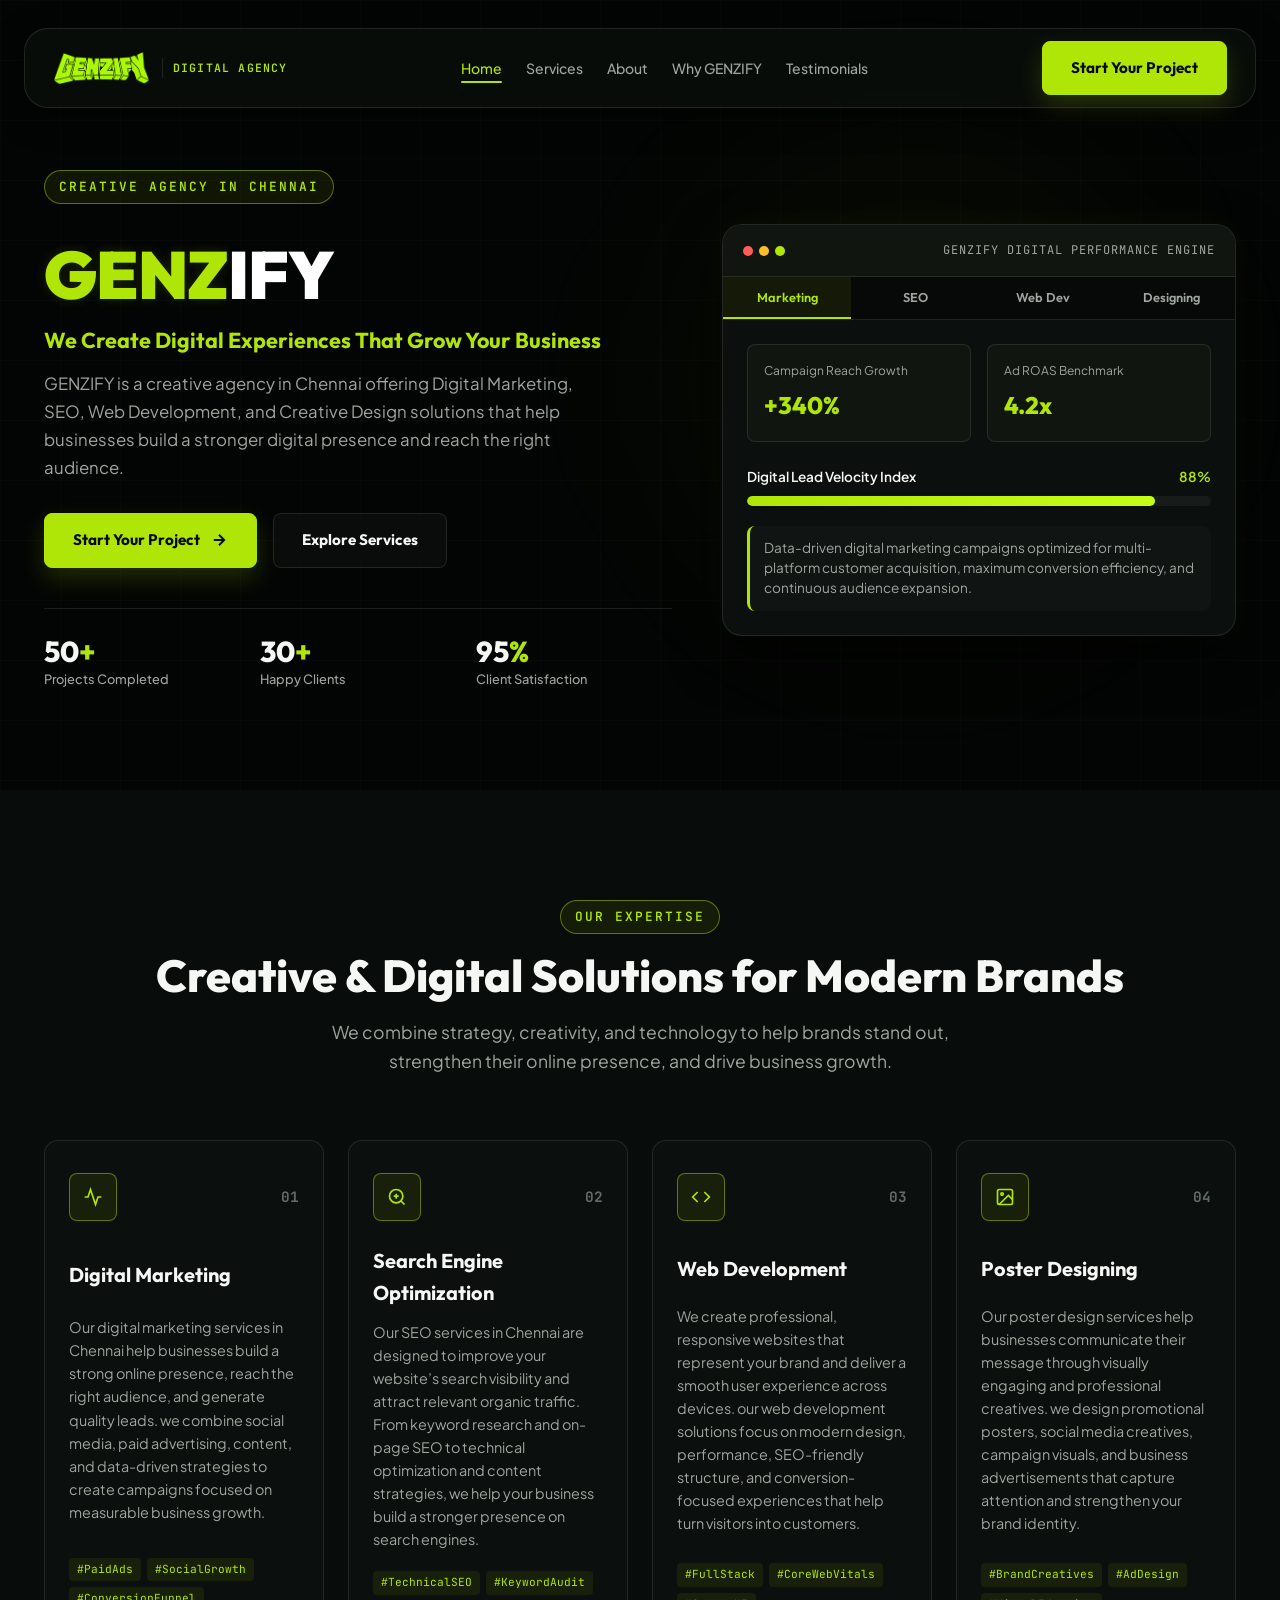
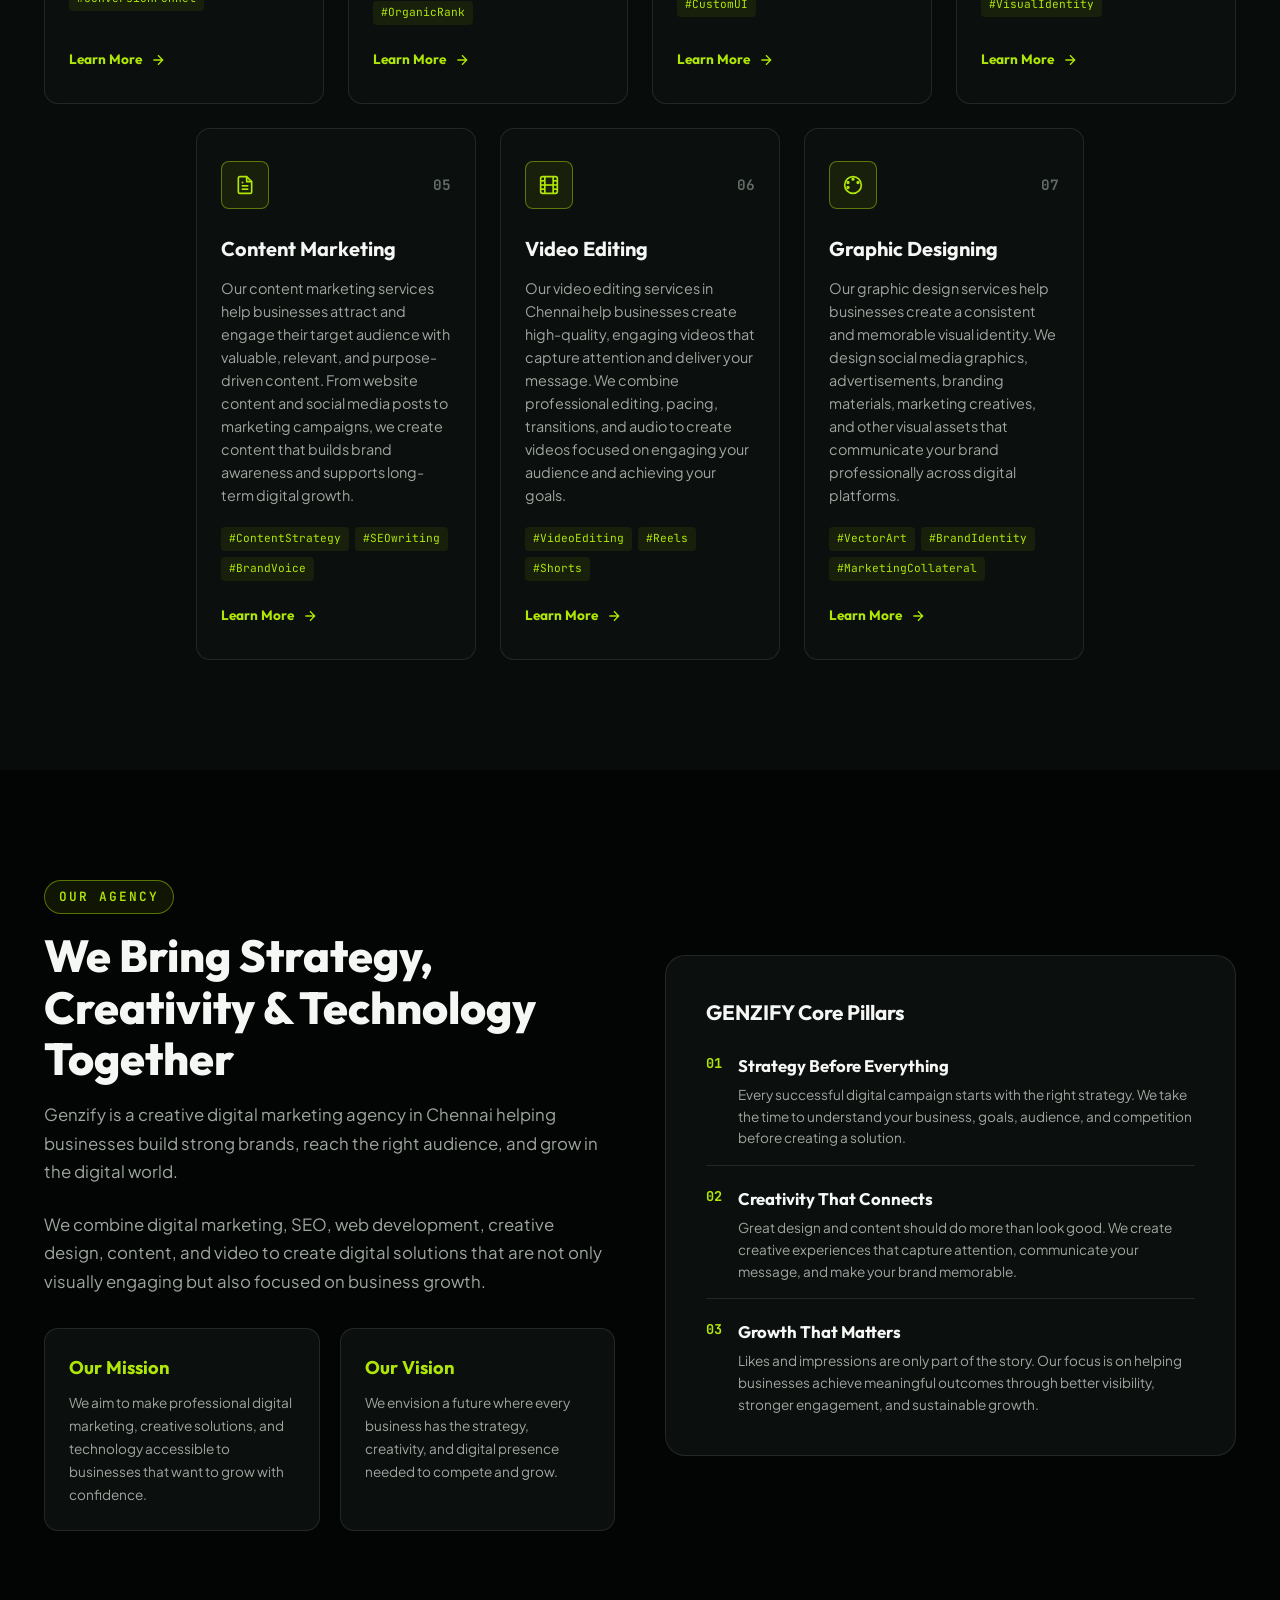
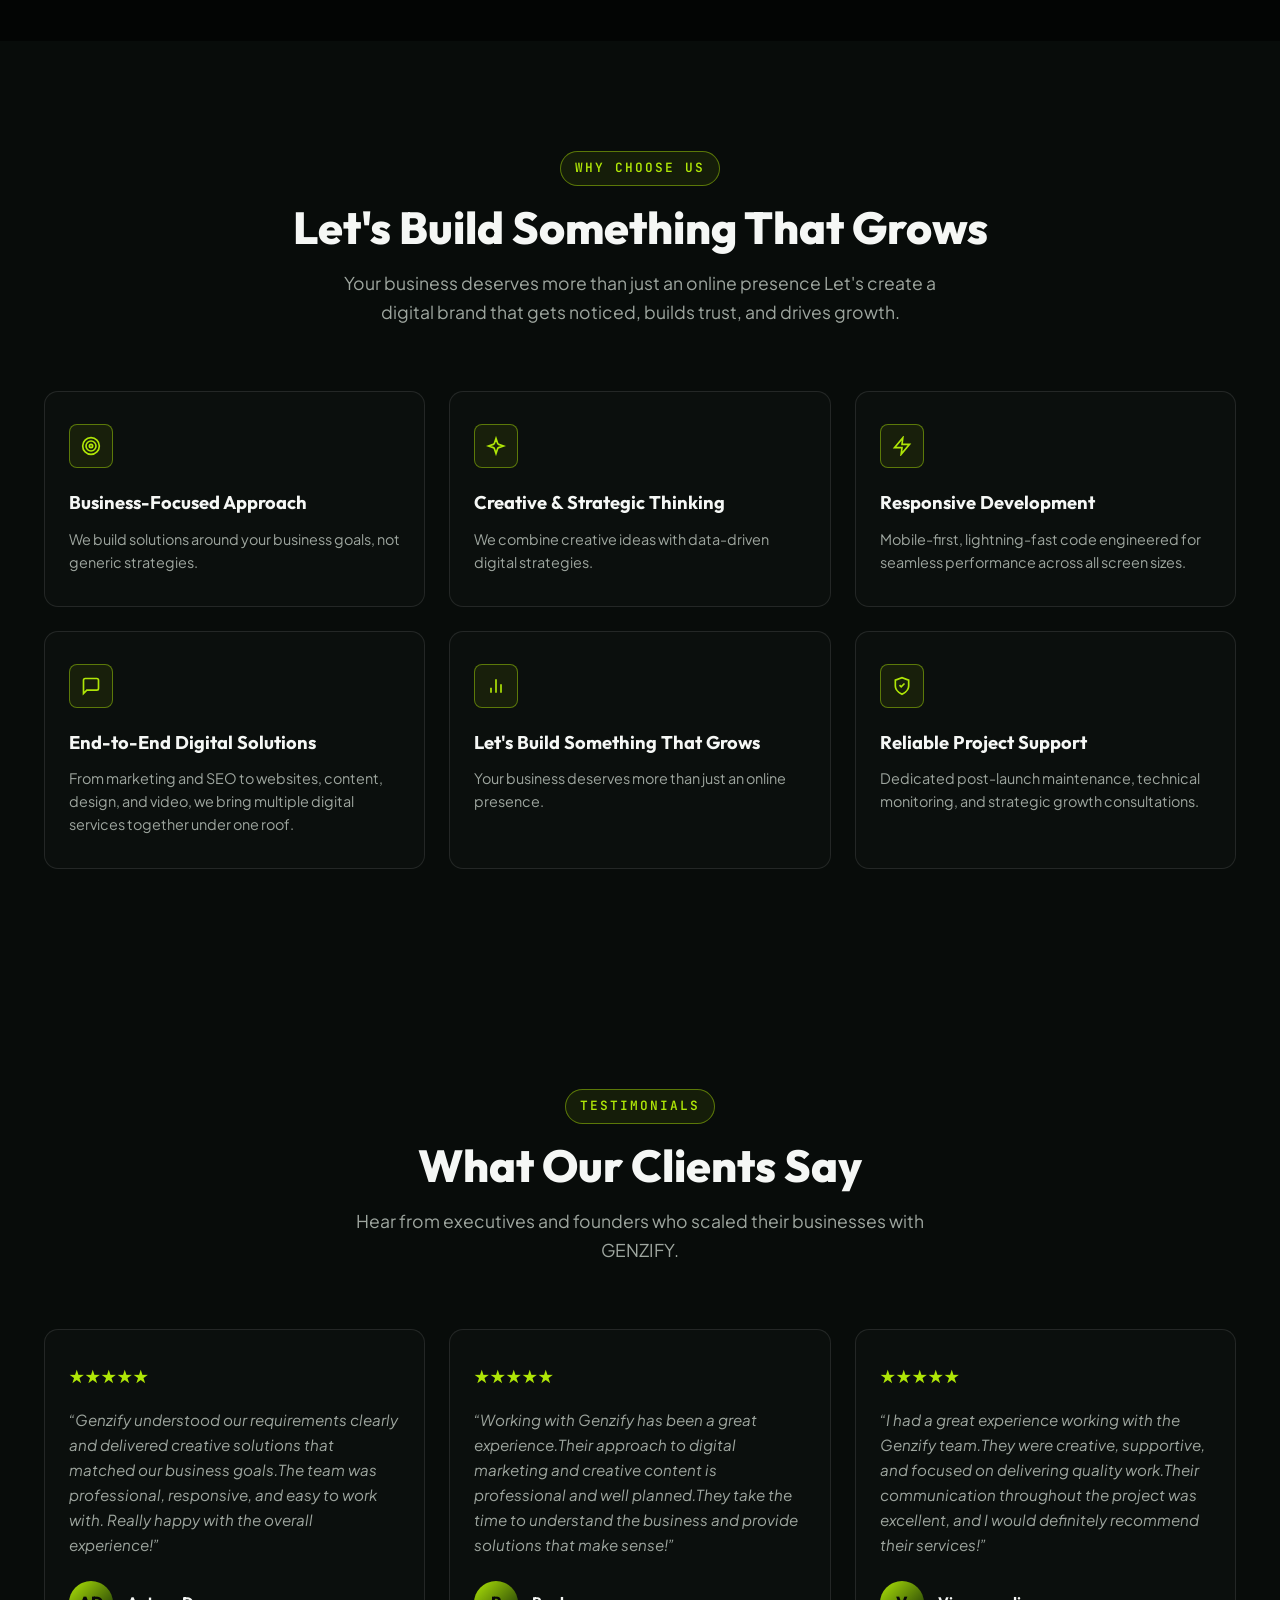
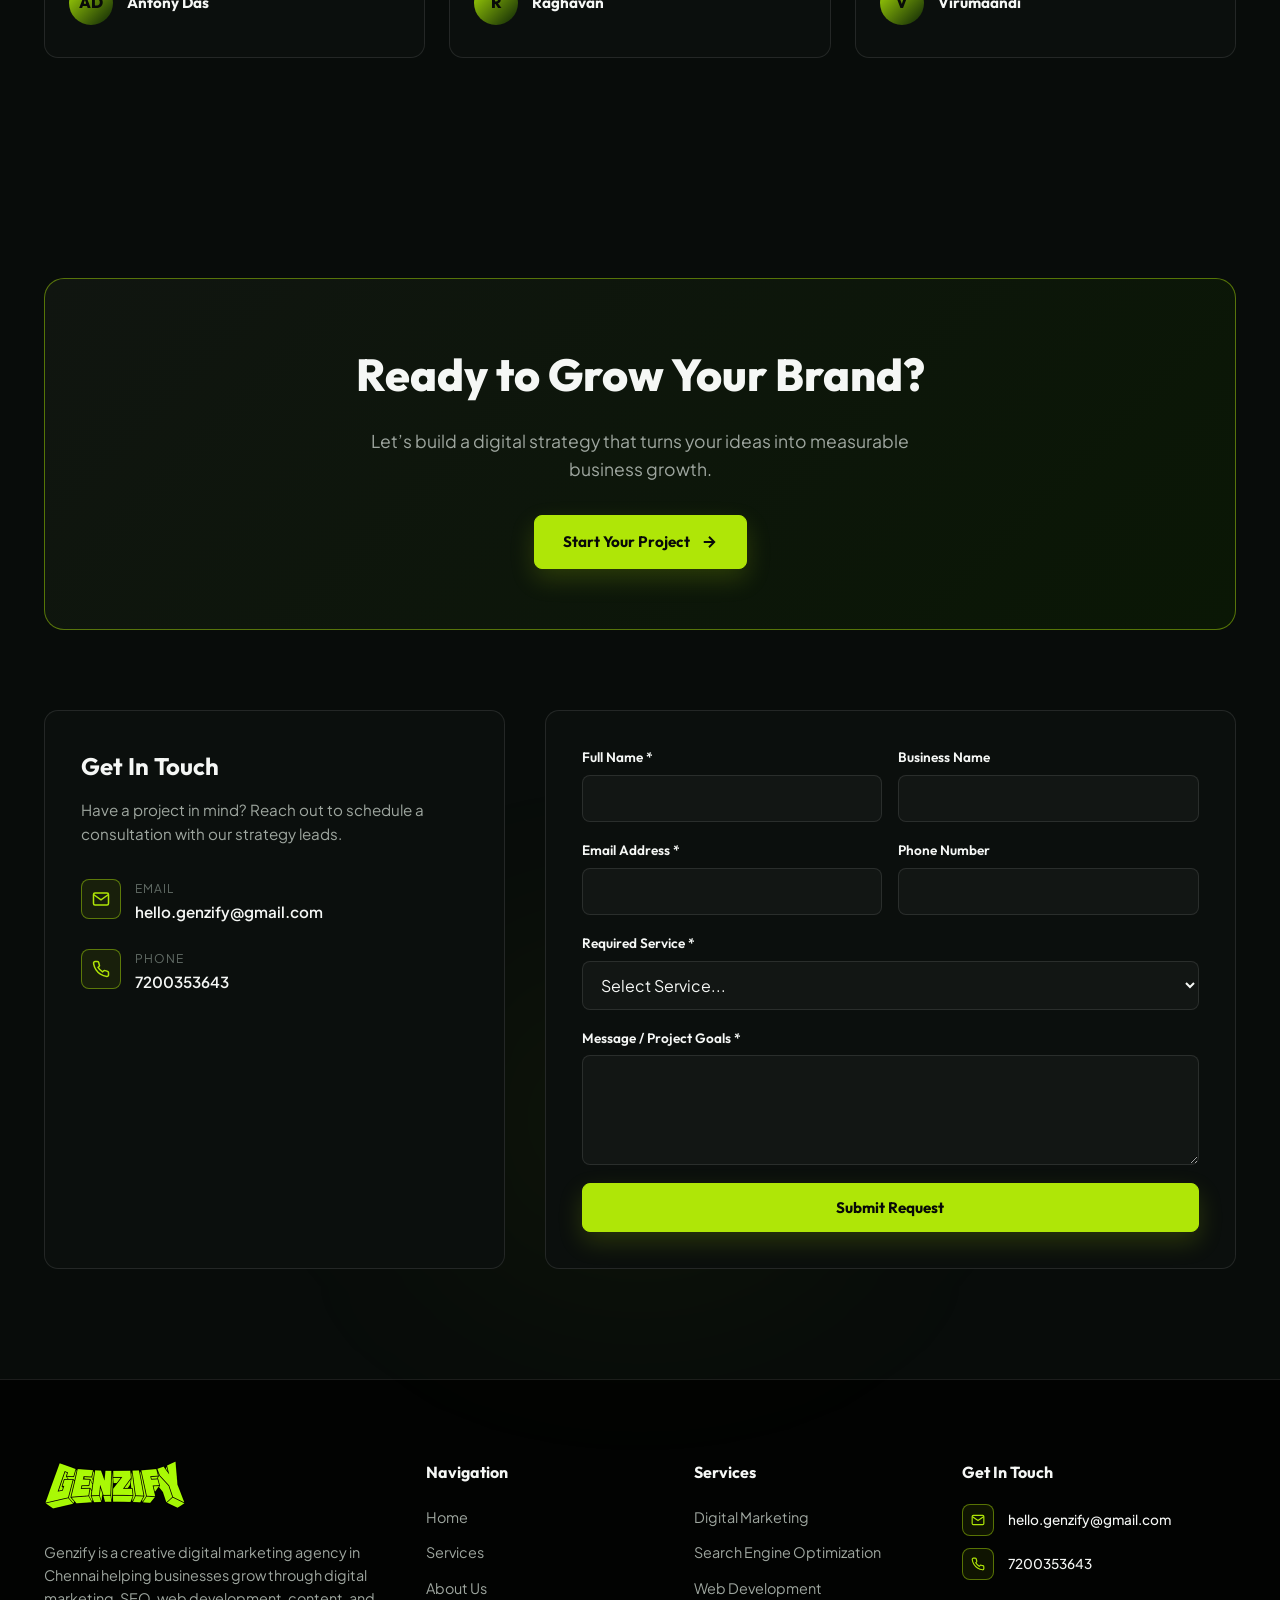
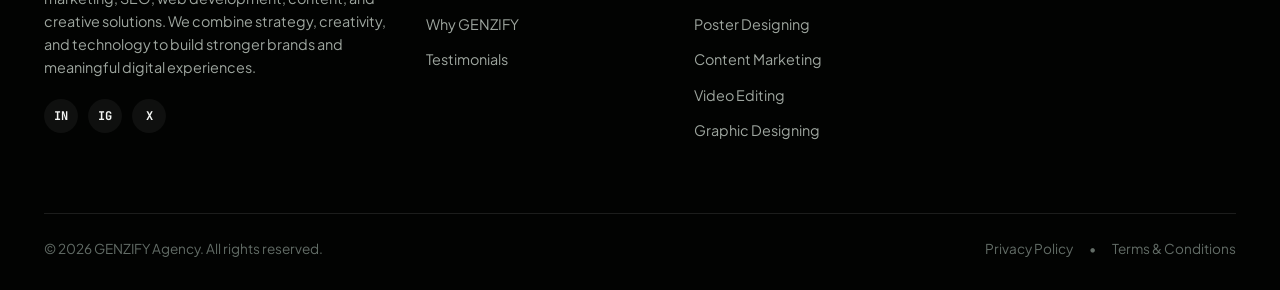
<file: index.html>
<!DOCTYPE html>
<html lang="en">
<head>
    <meta charset="UTF-8">
    <meta name="viewport" content="width=device-width, initial-scale=1.0">
    <title>GENZIFY | Premium Digital Marketing &amp; Web Development Agency</title>
    
    <!-- SEO & Metadata -->
    <meta name="description" content="GENZIFY is an elite digital marketing agency building modern digital experiences through performance marketing, strategic SEO, web development, and visual design.">
    <meta name="keywords" content="GENZIFY, Digital Marketing Agency, SEO, Web Development, Poster Design, Growth Marketing">
    <meta name="author" content="GENZIFY Agency">

    <!-- Google Fonts -->
    <link rel="preconnect" href="https://fonts.googleapis.com">
    <link rel="preconnect" href="https://fonts.gstatic.com" crossorigin>
    <link href="https://fonts.googleapis.com/css2?family=JetBrains+Mono:wght@500;700&family=Outfit:wght@400;500;600;700;800;900&family=Plus+Jakarta+Sans:wght@400;500;600;700&family=Syne:wght@700;800&display=swap" rel="stylesheet">

    <link rel="icon" href="data:,">

    <!-- CSS File -->
    <link rel="stylesheet" href="style.css?v=1.5">
</head>
<body>

    <!-- Subtle Faint Geometric Grid Background -->
    <div class="bg-grid-texture" aria-hidden="true"></div>

    <!-- 1. COMPACT FLOATING NAVIGATION BAR -->
    <div class="navbar-wrapper" id="navbar">
        <nav class="navbar-pill" aria-label="Main Navigation">
            <a href="#home" class="brand-wrap" aria-label="GENZIFY Home">
                <img src="./assets/images/genzify-logo-header.png" onerror="this.onerror=null;this.src='./genzify-logo-header.png';" alt="GENZIFY" class="header-logo-img">
                <span class="brand-sub">Digital Agency</span>
            </a>

            <ul class="nav-links-list">
                <li><a href="#home" class="nav-item-link active">Home</a></li>
                <li><a href="#services" class="nav-item-link">Services</a></li>
                <li><a href="#about" class="nav-item-link">About</a></li>
                <li><a href="#why-genzify" class="nav-item-link">Why GENZIFY</a></li>
                <li><a href="#testimonials" class="nav-item-link">Testimonials</a></li>
            </ul>

            <div class="nav-cta-desktop">
                <a href="#contact" class="btn btn-primary-neon">Start Your Project</a>
            </div>

            <button class="mobile-nav-toggle" id="mobile-toggle" aria-label="Toggle navigation menu" aria-expanded="false">
                <span class="bar bar-1"></span>
                <span class="bar bar-2"></span>
                <span class="bar bar-3"></span>
            </button>
        </nav>
    </div>

    <!-- Mobile Drawer Overlay -->
    <div class="mobile-drawer" id="mobile-drawer" aria-label="Mobile Navigation Drawer">
        <div class="mobile-menu-links">
            <a href="#home" class="m-link">Home</a>
            <a href="#services" class="m-link">Services</a>
            <a href="#about" class="m-link">About</a>
            <a href="#why-genzify" class="m-link">Why GENZIFY</a>
            <a href="#testimonials" class="m-link">Testimonials</a>
        </div>
        <div class="mobile-menu-footer">
            <a href="#contact" class="btn btn-primary-neon btn-block">Start Your Project</a>
        </div>
    </div>

    <main>
        <!-- 2. RESTRUCTURED HERO SECTION (Two-Column Layout) -->
        <section class="hero-section" id="home">
            <div class="radial-glow-hero" aria-hidden="true"></div>

            <div class="container">
                <div class="hero-grid">
                    
                    <!-- Left Column: Copy, CTAs & Stats -->
                    <div class="hero-left scroll-reveal">
                        <div class="hero-badge-wrap">
                            <span class="section-badge">Creative Agency in Chennai</span>
                        </div>

                        <h1 class="hero-heading"><span class="brand-logo__genz">GENZ</span><span class="brand-logo__ify">IFY</span></h1>

                        <h2 class="hero-subheading">
                            We Create Digital Experiences That Grow Your Business
                        </h2>

                        <p class="hero-paragraph">
                            GENZIFY is a creative agency in Chennai offering Digital Marketing, SEO, Web Development, and Creative Design solutions that help businesses build a stronger digital presence and reach the right audience.
                        </p>

                        <div class="hero-actions">
                            <a href="#contact" class="btn btn-primary-neon">
                                <span>Start Your Project</span>
                                <svg width="18" height="18" viewBox="0 0 24 24" fill="none" stroke="currentColor" stroke-width="2.5"><path d="M5 12h14M12 5l7 7-7 7"/></svg>
                            </a>
                            <a href="#services" class="btn btn-outline-glass">
                                <span>Explore Services</span>
                            </a>
                        </div>

                        <div class="hero-stats-row">
                            <div class="hero-stat-item">
                                <span class="h-stat-num" data-target="50">0<span>+</span></span>
                                <span class="h-stat-lbl">Projects Completed</span>
                            </div>
                            <div class="hero-stat-item">
                                <span class="h-stat-num" data-target="30">0<span>+</span></span>
                                <span class="h-stat-lbl">Happy Clients</span>
                            </div>
                            <div class="hero-stat-item">
                                <span class="h-stat-num" data-target="95">0<span>%</span></span>
                                <span class="h-stat-lbl">Client Satisfaction</span>
                            </div>
                        </div>
                    </div>

                    <!-- Right Column: Interactive Digital Performance Interface -->
                    <div class="hero-right scroll-reveal" style="transition-delay: 0.15s;">
                        <div class="hero-interface-card">
                            <div class="interface-header">
                                <div class="interface-dots"><span></span><span></span><span></span></div>
                                <span class="interface-title">GENZIFY DIGITAL PERFORMANCE ENGINE</span>
                            </div>

                            <!-- Interactive Tabs -->
                            <div class="interface-tabs" role="tablist" aria-label="Performance Metrics Tabs">
                                <button class="tab-btn active" data-tab="marketing" role="tab" aria-selected="true">Marketing</button>
                                <button class="tab-btn" data-tab="seo" role="tab" aria-selected="false">SEO</button>
                                <button class="tab-btn" data-tab="webdev" role="tab" aria-selected="false">Web Dev</button>
                                <button class="tab-btn" data-tab="design" role="tab" aria-selected="false">Designing</button>
                            </div>

                            <!-- Tab Content Display -->
                            <div class="interface-body">
                                <div class="panel-metrics-grid">
                                    <div class="metric-box">
                                        <span class="mb-label" id="metric-label-1">Campaign Reach Growth</span>
                                        <span class="mb-val" id="metric-val-1">+340%</span>
                                    </div>
                                    <div class="metric-box">
                                        <span class="mb-label" id="metric-label-2">Ad ROAS Benchmark</span>
                                        <span class="mb-val" id="metric-val-2">4.2x</span>
                                    </div>
                                </div>

                                <div class="panel-graph-wrap">
                                    <div class="graph-label">
                                        <span id="graph-title">Digital Lead Velocity Index</span>
                                        <span id="graph-percentage" style="color: var(--color-primary-green);">88%</span>
                                    </div>
                                    <div class="graph-track">
                                        <div class="graph-fill" id="graph-fill-bar" style="width: 88%;"></div>
                                    </div>
                                </div>

                                <p class="panel-summary" id="panel-desc">
                                    Data-driven digital marketing campaigns optimized for multi-platform customer acquisition, maximum conversion efficiency, and continuous audience expansion.
                                </p>
                            </div>
                        </div>
                    </div>

                </div>
            </div>
        </section>

        <!-- 3. SERVICES SECTION -->
        <section class="services-section section-padding bg-secondary" id="services">
            <div class="container">
                <div class="section-header text-center scroll-reveal">
                    <span class="section-badge">OUR EXPERTISE</span>
                    <h2 class="section-title">Creative & Digital Solutions for Modern Brands</h2>
                    <p class="section-description">
                        We combine strategy, creativity, and technology to help brands stand out, strengthen their online presence, and drive business growth.
                    </p>
                </div>

                <div class="services-grid">
                    <!-- Service 1: Digital Marketing -->
                    <div class="service-card scroll-reveal">
                        <div class="service-top">
                            <div class="service-icon">
                                <svg width="24" height="24" viewBox="0 0 24 24" fill="none" stroke="currentColor" stroke-width="2"><path d="M22 12h-4l-3 9L9 3l-3 9H2"/></svg>
                            </div>
                            <span class="service-num">01</span>
                        </div>
                        <h3 class="service-title">Digital Marketing</h3>
                        <p class="service-desc">
                            Our digital marketing services in Chennai help businesses build a strong online presence, reach the right audience, and generate quality leads. we combine social media, paid advertising, content, and data-driven strategies to create campaigns focused on measurable business growth.
                        </p>
                        <div class="service-tags">
                            <span class="stag">#PaidAds</span>
                            <span class="stag">#SocialGrowth</span>
                            <span class="stag">#ConversionFunnel</span>
                        </div>
                        <a href="#contact" class="service-link" onclick="preselectService('Digital Marketing')">
                            <span>Learn More</span>
                            <svg width="16" height="16" viewBox="0 0 24 24" fill="none" stroke="currentColor" stroke-width="2"><path d="M5 12h14M12 5l7 7-7 7"/></svg>
                        </a>
                    </div>

                    <!-- Service 2: SEO -->
                    <div class="service-card scroll-reveal" style="transition-delay: 0.1s;">
                        <div class="service-top">
                            <div class="service-icon">
                                <svg width="24" height="24" viewBox="0 0 24 24" fill="none" stroke="currentColor" stroke-width="2"><circle cx="11" cy="11" r="8"/><path d="M21 21l-4.35-4.35M11 8v6M8 11h6"/></svg>
                            </div>
                            <span class="service-num">02</span>
                        </div>
                        <h3 class="service-title">Search Engine Optimization</h3>
                        <p class="service-desc">
                            Our SEO services in Chennai are designed to improve your website’s search visibility and attract relevant organic traffic. From keyword research and on-page SEO to technical optimization and content strategies, we help your business build a stronger presence on search engines.
                        </p>
                        <div class="service-tags">
                            <span class="stag">#TechnicalSEO</span>
                            <span class="stag">#KeywordAudit</span>
                            <span class="stag">#OrganicRank</span>
                        </div>
                        <a href="#contact" class="service-link" onclick="preselectService('Search Engine Optimization')">
                            <span>Learn More</span>
                            <svg width="16" height="16" viewBox="0 0 24 24" fill="none" stroke="currentColor" stroke-width="2"><path d="M5 12h14M12 5l7 7-7 7"/></svg>
                        </a>
                    </div>

                    <!-- Service 3: Web Development -->
                    <div class="service-card scroll-reveal" style="transition-delay: 0.2s;">
                        <div class="service-top">
                            <div class="service-icon">
                                <svg width="24" height="24" viewBox="0 0 24 24" fill="none" stroke="currentColor" stroke-width="2"><polyline points="16 18 22 12 16 6"/><polyline points="8 6 2 12 8 18"/></svg>
                            </div>
                            <span class="service-num">03</span>
                        </div>
                        <h3 class="service-title">Web Development</h3>
                        <p class="service-desc">
                            We create professional, responsive websites that represent your brand and deliver a smooth user experience across devices. our web development solutions focus on modern design, performance, SEO-friendly structure, and conversion-focused experiences that help turn visitors into customers.
                        </p>
                        <div class="service-tags">
                            <span class="stag">#FullStack</span>
                            <span class="stag">#CoreWebVitals</span>
                            <span class="stag">#CustomUI</span>
                        </div>
                        <a href="#contact" class="service-link" onclick="preselectService('Web Development')">
                            <span>Learn More</span>
                            <svg width="16" height="16" viewBox="0 0 24 24" fill="none" stroke="currentColor" stroke-width="2"><path d="M5 12h14M12 5l7 7-7 7"/></svg>
                        </a>
                    </div>

                    <!-- Service 4: Poster Designing -->
                    <div class="service-card scroll-reveal" style="transition-delay: 0.3s;">
                        <div class="service-top">
                            <div class="service-icon">
                                <svg width="24" height="24" viewBox="0 0 24 24" fill="none" stroke="currentColor" stroke-width="2"><rect x="3" y="3" width="18" height="18" rx="2" ry="2"/><circle cx="8.5" cy="8.5" r="1.5"/><polyline points="21 15 16 10 5 21"/></svg>
                            </div>
                            <span class="service-num">04</span>
                        </div>
                        <h3 class="service-title">Poster Designing</h3>
                        <p class="service-desc">
                            Our poster design services help businesses communicate their message through visually engaging and professional creatives. we design promotional posters, social media creatives, campaign visuals, and business advertisements that capture attention and strengthen your brand identity.
                        </p>
                        <div class="service-tags">
                            <span class="stag">#BrandCreatives</span>
                            <span class="stag">#AdDesign</span>
                            <span class="stag">#VisualIdentity</span>
                        </div>
                        <a href="#contact" class="service-link" onclick="preselectService('Poster Designing')">
                            <span>Learn More</span>
                            <svg width="16" height="16" viewBox="0 0 24 24" fill="none" stroke="currentColor" stroke-width="2"><path d="M5 12h14M12 5l7 7-7 7"/></svg>
                        </a>
                    </div>

                    <!-- Service 5: Content Marketing -->
                    <div class="service-card scroll-reveal" style="transition-delay: 0.1s;">
                        <div class="service-top">
                            <div class="service-icon">
                                <svg width="24" height="24" viewBox="0 0 24 24" fill="none" stroke="currentColor" stroke-width="2"><path d="M14 2H6a2 2 0 0 0-2 2v16a2 2 0 0 0 2 2h12a2 2 0 0 0 2-2V8z"></path><polyline points="14 2 14 8 20 8"></polyline><line x1="16" y1="13" x2="8" y2="13"></line><line x1="16" y1="17" x2="8" y2="17"></line><polyline points="10 9 9 9 8 9"></polyline></svg>
                            </div>
                            <span class="service-num">05</span>
                        </div>
                        <h3 class="service-title">Content Marketing</h3>
                        <p class="service-desc">
                            Our content marketing services help businesses attract and engage their target audience with valuable, relevant, and purpose-driven content. From website content and social media posts to marketing campaigns, we create content that builds brand awareness and supports long-term digital growth.
                        </p>
                        <div class="service-tags">
                            <span class="stag">#ContentStrategy</span>
                            <span class="stag">#SEOwriting</span>
                            <span class="stag">#BrandVoice</span>
                        </div>
                        <a href="#contact" class="service-link" onclick="preselectService('Content Marketing')">
                            <span>Learn More</span>
                            <svg width="16" height="16" viewBox="0 0 24 24" fill="none" stroke="currentColor" stroke-width="2"><path d="M5 12h14M12 5l7 7-7 7"/></svg>
                        </a>
                    </div>

                    <!-- Service 6: Video Editing -->
                    <div class="service-card scroll-reveal" style="transition-delay: 0.2s;">
                        <div class="service-top">
                            <div class="service-icon">
                                <svg width="24" height="24" viewBox="0 0 24 24" fill="none" stroke="currentColor" stroke-width="2"><rect x="2" y="2" width="20" height="20" rx="2.18" ry="2.18"></rect><line x1="7" y1="2" x2="7" y2="22"></line><line x1="17" y1="2" x2="17" y2="22"></line><line x1="2" y1="12" x2="22" y2="12"></line><line x1="2" y1="7" x2="7" y2="7"></line><line x1="2" y1="17" x2="7" y2="17"></line><line x1="17" y1="17" x2="22" y2="17"></line><line x1="17" y1="7" x2="22" y2="7"></line></svg>
                            </div>
                            <span class="service-num">06</span>
                        </div>
                        <h3 class="service-title">Video Editing</h3>
                        <p class="service-desc">
                            Our video editing services in Chennai help businesses create high-quality, engaging videos that capture attention and deliver your message. We combine professional editing, pacing, transitions, and audio to create videos focused on engaging your audience and achieving your goals.
                        </p>
                        <div class="service-tags">
                            <span class="stag">#VideoEditing</span>
                            <span class="stag">#Reels</span>
                            <span class="stag">#Shorts</span>
                        </div>
                        <a href="#contact" class="service-link" onclick="preselectService('Video Editing')">
                            <span>Learn More</span>
                            <svg width="16" height="16" viewBox="0 0 24 24" fill="none" stroke="currentColor" stroke-width="2"><path d="M5 12h14M12 5l7 7-7 7"/></svg>
                        </a>
                    </div>

                    <!-- Service 7: Graphic Designing -->
                    <div class="service-card scroll-reveal" style="transition-delay: 0.3s;">
                        <div class="service-top">
                            <div class="service-icon">
                                <svg width="24" height="24" viewBox="0 0 24 24" fill="none" stroke="currentColor" stroke-width="2"><path d="M12 22C17.5228 22 22 17.5228 22 12C22 6.47715 17.5228 2 12 2C6.47715 2 2 6.47715 2 12C2 17.5228 6.47715 22 12 22Z"></path><path d="M12 6C12.5523 6 13 5.55228 13 5C13 4.44772 12.5523 4 12 4C11.4477 4 11 4.44772 11 5C11 5.55228 11.4477 6 12 6Z"></path><path d="M6 10C6.55228 10 7 9.55228 7 9C7 8.44772 6.55228 8 6 8C5.44772 8 5 8.44772 5 9C5 9.55228 5.44772 10 6 10Z"></path><path d="M6 16C6.55228 16 7 15.5523 7 15C7 14.4477 6.55228 14 6 14C5.44772 14 5 14.4477 5 15C5 15.5523 5.44772 16 6 16Z"></path><path d="M18 10C18.5523 10 19 9.55228 19 9C19 8.44772 18.5523 8 18 8C17.4477 8 17 8.44772 17 9C17 9.55228 17.4477 10 18 10Z"></path></svg>
                            </div>
                            <span class="service-num">07</span>
                        </div>
                        <h3 class="service-title">Graphic Designing</h3>
                        <p class="service-desc">
                            Our graphic design services help businesses create a consistent and memorable visual identity. We design social media graphics, advertisements, branding materials, marketing creatives, and other visual assets that communicate your brand professionally across digital platforms.
                        </p>
                        <div class="service-tags">
                            <span class="stag">#VectorArt</span>
                            <span class="stag">#BrandIdentity</span>
                            <span class="stag">#MarketingCollateral</span>
                        </div>
                        <a href="#contact" class="service-link" onclick="preselectService('Graphic Designing')">
                            <span>Learn More</span>
                            <svg width="16" height="16" viewBox="0 0 24 24" fill="none" stroke="currentColor" stroke-width="2"><path d="M5 12h14M12 5l7 7-7 7"/></svg>
                        </a>
                    </div>
                </div>
            </div>
        </section>

        <!-- 4. ABOUT SECTION (Editorial Split Layout) -->
        <section class="about-section section-padding" id="about">
            <div class="container">
                <div class="about-split-grid">
                    
                    <div class="about-editorial scroll-reveal">
                        <span class="section-badge">OUR AGENCY</span>
                        <h2 class="section-title">We Bring Strategy, Creativity &amp; Technology Together</h2>
                        
                        <p>
                            Genzify is a creative digital marketing agency in Chennai helping businesses build strong brands, reach the right audience, and grow in the digital world.
                        </p>
                        <p>
                            We combine digital marketing, SEO, web development, creative design, content, and video to create digital solutions that are not only visually engaging but also focused on business growth.
                        </p>

                        <div class="about-highlights">
                            <div class="ah-card">
                                <h4>Our Mission</h4>
                                <p>We aim to make professional digital marketing, creative solutions, and technology accessible to businesses that want to grow with confidence.</p>
                            </div>
                            <div class="ah-card">
                                <h4>Our Vision</h4>
                                <p>We envision a future where every business has the strategy, creativity, and digital presence needed to compete and grow.</p>
                            </div>
                        </div>
                    </div>

                    <!-- Visual Principles Panel -->
                    <div class="about-visual-panel scroll-reveal" style="transition-delay: 0.15s;">
                        <h3 style="font-family: var(--font-heading); font-size: 1.3rem; margin-bottom: 24px;">GENZIFY Core Pillars</h3>
                        
                        <div class="principles-list">
                            <div class="principle-item">
                                <span class="p-num">01</span>
                                <div class="p-text">
                                    <h5>Strategy Before Everything</h5>
                                    <p>Every successful digital campaign starts with the right strategy. We take the time to understand your business, goals, audience, and competition before creating a solution.</p>
                                </div>
                            </div>
                            <div class="principle-item">
                                <span class="p-num">02</span>
                                <div class="p-text">
                                    <h5>Creativity That Connects</h5>
                                    <p>Great design and content should do more than look good. We create creative experiences that capture attention, communicate your message, and make your brand memorable.</p>
                                </div>
                            </div>
                            <div class="principle-item">
                                <span class="p-num">03</span>
                                <div class="p-text">
                                    <h5>Growth That Matters</h5>
                                    <p>Likes and impressions are only part of the story. Our focus is on helping businesses achieve meaningful outcomes through better visibility, stronger engagement, and sustainable growth.</p>
                                </div>
                            </div>
                        </div>
                    </div>

                </div>
            </div>
        </section>

        <!-- 5. WHY CHOOSE GENZIFY -->
        <section class="why-section section-padding bg-secondary" id="why-genzify">
            <div class="container">
                <div class="section-header text-center scroll-reveal">
                    <span class="section-badge">WHY CHOOSE US</span>
                    <h2 class="section-title">Let's Build Something That Grows</h2>
                    <p class="section-description">
                        Your business deserves more than just an online presence Let's create a digital brand that gets noticed, builds trust, and drives growth.
                    </p>
                </div>

                <div class="why-grid-layout">
                    <div class="why-feature-card scroll-reveal">
                        <div class="why-icon-badge">
                            <svg width="20" height="20" viewBox="0 0 24 24" fill="none" stroke="currentColor" stroke-width="2"><circle cx="12" cy="12" r="10"/><circle cx="12" cy="12" r="6"/><circle cx="12" cy="12" r="2"/></svg>
                        </div>
                        <h4>Business-Focused Approach</h4>
                        <p>We build solutions around your business goals, not generic strategies.</p>
                    </div>

                    <div class="why-feature-card scroll-reveal" style="transition-delay: 0.1s;">
                        <div class="why-icon-badge">
                            <svg width="20" height="20" viewBox="0 0 24 24" fill="none" stroke="currentColor" stroke-width="2"><path d="m12 3-1.912 5.813a2 2 0 0 1-1.275 1.275L3 12l5.813 1.912a2 2 0 0 1 1.275 1.275L12 21l1.912-5.813a2 2 0 0 1 1.275-1.275L21 12l-5.813-1.912a2 2 0 0 1-1.275-1.275L12 3Z"/></svg>
                        </div>
                        <h4>Creative &amp; Strategic Thinking</h4>
                        <p>We combine creative ideas with data-driven digital strategies.</p>
                    </div>

                    <div class="why-feature-card scroll-reveal" style="transition-delay: 0.2s;">
                        <div class="why-icon-badge">
                            <svg width="20" height="20" viewBox="0 0 24 24" fill="none" stroke="currentColor" stroke-width="2"><polygon points="13 2 3 14 12 14 11 22 21 10 12 10 13 2"/></svg>
                        </div>
                        <h4>Responsive Development</h4>
                        <p>Mobile-first, lightning-fast code engineered for seamless performance across all screen sizes.</p>
                    </div>

                    <div class="why-feature-card scroll-reveal" style="transition-delay: 0.3s;">
                        <div class="why-icon-badge">
                            <svg width="20" height="20" viewBox="0 0 24 24" fill="none" stroke="currentColor" stroke-width="2"><path d="M21 15a2 2 0 0 1-2 2H7l-4 4V5a2 2 0 0 1 2-2h14a2 2 0 0 1 2 2z"/></svg>
                        </div>
                        <h4>End-to-End Digital Solutions</h4>
                        <p>From marketing and SEO to websites, content, design, and video, we bring multiple digital services together under one roof.</p>
                    </div>

                    <div class="why-feature-card scroll-reveal" style="transition-delay: 0.4s;">
                        <div class="why-icon-badge">
                            <svg width="20" height="20" viewBox="0 0 24 24" fill="none" stroke="currentColor" stroke-width="2"><line x1="18" y1="20" x2="18" y2="10"/><line x1="12" y1="20" x2="12" y2="4"/><line x1="6" y1="20" x2="6" y2="14"/></svg>
                        </div>
                        <h4>Let's Build Something That Grows</h4>
                        <p>Your business deserves more than just an online presence.</p>
                    </div>

                    <div class="why-feature-card scroll-reveal" style="transition-delay: 0.5s;">
                        <div class="why-icon-badge">
                            <svg width="20" height="20" viewBox="0 0 24 24" fill="none" stroke="currentColor" stroke-width="2"><path d="M12 22s8-4 8-10V5l-8-3-8 3v7c0 6 8 10 8 10z"/><polyline points="9 11 11 13 15 9"/></svg>
                        </div>
                        <h4>Reliable Project Support</h4>
                        <p>Dedicated post-launch maintenance, technical monitoring, and strategic growth consultations.</p>
                    </div>
                </div>
            </div>
        </section>

        <!-- TESTIMONIALS SECTION -->
        <!-- TEMPORARY TESTIMONIALS - REPLACE BEFORE LAUNCH -->
        <section class="testimonials-section section-padding bg-secondary" id="testimonials">
            <div class="container">
                <div class="section-header text-center scroll-reveal">
                    <span class="section-badge">TESTIMONIALS</span>
                    <h2 class="section-title">What Our Clients Say</h2>
                    <p class="section-description">
                        Hear from executives and founders who scaled their businesses with GENZIFY.
                    </p>
                </div>

                <div class="testimonials-grid">
                    <div class="testimonial-card scroll-reveal">
                        <div class="t-stars">★★★★★</div>
                        <p class="t-quote">
                            “Genzify understood our requirements clearly and delivered creative solutions that matched our business goals.The team was professional, responsive, and easy to work with. Really happy with the overall experience!”
                        </p>
                        <div class="t-author">
                            <div class="t-avatar">AD</div>
                            <div>
                                <h4 class="t-name">Antony Das</h4>
                            </div>
                        </div>
                    </div>

                    <div class="testimonial-card scroll-reveal" style="transition-delay: 0.15s;">
                        <div class="t-stars">★★★★★</div>
                        <p class="t-quote">
                            “Working with Genzify has been a great experience.Their approach to digital marketing and creative content is professional and well planned.They take the time to understand the business and provide solutions that make sense!”
                        </p>
                        <div class="t-author">
                            <div class="t-avatar">R</div>
                            <div>
                                <h4 class="t-name">Raghavan</h4>
                            </div>
                        </div>
                    </div>

                    <div class="testimonial-card scroll-reveal" style="transition-delay: 0.3s;">
                        <div class="t-stars">★★★★★</div>
                        <p class="t-quote">
                            “I had a great experience working with the Genzify team.They were creative, supportive, and focused on delivering quality work.Their communication throughout the project was excellent, and I would definitely recommend their services!”
                        </p>
                        <div class="t-author">
                            <div class="t-avatar">V</div>
                            <div>
                                <h4 class="t-name">Virumaandi</h4>
                            </div>
                        </div>
                    </div>
                </div>
            </div>
        </section>

        <!-- 9. CONTACT & CTA SECTION -->
        <section class="contact-section section-padding bg-secondary" id="contact">
            <div class="container">
                <div class="radial-glow-cta" aria-hidden="true"></div>

                <!-- Call to Action Banner -->
                <div class="cta-banner scroll-reveal">
                    <h2>Ready to Grow Your Brand?</h2>
                    <p>Let’s build a digital strategy that turns your ideas into measurable business growth.</p>
                    <a href="#contact-form" class="btn btn-primary-neon">
                        <span>Start Your Project</span>
                        <svg width="18" height="18" viewBox="0 0 24 24" fill="none" stroke="currentColor" stroke-width="2.5"><path d="M5 12h14M12 5l7 7-7 7"/></svg>
                    </a>
                </div>

                <div class="contact-split-grid">
                    
                    <div class="contact-info-panel scroll-reveal">
                        <h3>Get In Touch</h3>
                        <p>Have a project in mind? Reach out to schedule a consultation with our strategy leads.</p>

                        <div class="contact-list">
                            <a href="https://mail.google.com/mail/?view=cm&fs=1&to=hello.genzify@gmail.com" target="_blank" rel="noopener" class="c-item c-link gmail-link">
                                <div class="c-icon">
                                    <svg width="18" height="18" viewBox="0 0 24 24" fill="none" stroke="currentColor" stroke-width="2"><path d="M4 4h16c1.1 0 2 .9 2 2v12c0 1.1-.9 2-2 2H4c-1.1 0-2-.9-2-2V6c0-1.1.9-2 2-2z"/><polyline points="22,6 12,13 2,6"/></svg>
                                </div>
                                <div>
                                    <span class="c-lbl">Email</span>
                                    <div class="c-val">hello.genzify@gmail.com</div>
                                </div>
                            </a>
                            <a href="tel:7200353643" class="c-item c-link c-phone-link" onclick="if (window.innerWidth > 1024) { event.preventDefault(); return false; }">
                                <div class="c-icon">
                                    <svg width="18" height="18" viewBox="0 0 24 24" fill="none" stroke="currentColor" stroke-width="2"><path d="M22 16.92v3a2 2 0 0 1-2.18 2 19.79 19.79 0 0 1-8.63-3.07 19.5 19.5 0 0 1-6-6 19.79 19.79 0 0 1-3.07-8.67A2 2 0 0 1 4.11 2h3a2 2 0 0 1 2 1.72 12.84 12.84 0 0 0 .7 2.81 2 2 0 0 1-.45 2.11L8.09 9.91a16 16 0 0 0 6 6l1.27-1.27a2 2 0 0 1 2.11-.45 12.84 12.84 0 0 0 2.81.7A2 2 0 0 1 22 16.92z"/></svg>
                                </div>
                                <div>
                                    <span class="c-lbl">Phone</span>
                                    <div class="c-val">7200353643</div>
                                </div>
                            </a>
                        </div>
                    </div>

                    <!-- Contact Form -->
                    <div class="contact-form-panel scroll-reveal" id="contact-form">
                        <form id="project-form" name="contact" method="POST" data-netlify="true" novalidate>
                            <input type="hidden" name="form-name" value="contact" />
                            <div class="form-grid-2">
                                <div class="form-group">
                                    <label for="fullName">Full Name *</label>
                                    <input type="text" id="fullName" name="fullName" required>
                                    <span class="err-msg" id="err-fullName">Full name is required.</span>
                                </div>
                                <div class="form-group">
                                    <label for="businessName">Business Name</label>
                                    <input type="text" id="businessName" name="businessName">
                                </div>
                            </div>

                            <div class="form-grid-2">
                                <div class="form-group">
                                    <label for="email">Email Address *</label>
                                    <input type="email" id="email" name="email" required>
                                    <span class="err-msg" id="err-email">Valid email is required.</span>
                                </div>
                                <div class="form-group">
                                    <label for="phone">Phone Number</label>
                                    <input type="tel" id="phone" name="phone">
                                </div>
                            </div>

                            <div class="form-group">
                                <label for="service">Required Service *</label>
                                <select id="service" name="service" required>
                                    <option value="">Select Service...</option>
                                    <option value="Digital Marketing">Digital Marketing</option>
                                    <option value="Search Engine Optimization">Search Engine Optimization</option>
                                    <option value="Web Development">Web Development</option>
                                    <option value="Poster Designing">Poster Designing</option>
                                    <option value="Content Marketing">Content Marketing</option>
                                    <option value="Video Editing">Video Editing</option>
                                    <option value="Graphic Designing">Graphic Designing</option>
                                </select>
                                <span class="err-msg" id="err-service">Please select a service.</span>
                            </div>

                            <div class="form-group">
                                <label for="message">Message / Project Goals *</label>
                                <textarea id="message" name="message" rows="4" required></textarea>
                                <span class="err-msg" id="err-message">Message details are required.</span>
                            </div>

                            <button type="submit" class="btn btn-primary-neon btn-block" id="submit-btn">
                                <span>Submit Request</span>
                            </button>

                            <div id="form-alert" class="status-alert" style="display: none;"></div>
                        </form>
                    </div>

                </div>
            </div>
        </section>
    </main>

    <!-- 10. FOOTER -->
    <footer class="footer-wrap">
        <div class="container">
            <div class="footer-cols">
                
                <div class="footer-brand">
                    <a href="#home" class="footer-logo-wrap" aria-label="GENZIFY Home">
                        <img src="./assets/images/genzify-logo-footer.png" onerror="this.onerror=null;this.src='./genzify-logo-footer.png';" alt="GENZIFY" class="footer-logo-img">
                    </a>
                    <p>Genzify is a creative digital marketing agency in Chennai helping businesses grow through digital marketing, SEO, web development, content, and creative solutions. We combine strategy, creativity, and technology to build stronger brands and meaningful digital experiences.</p>
                    <div class="footer-socials">
                        <a href="#" aria-label="LinkedIn">IN</a>
                        <a href="#" aria-label="Instagram">IG</a>
                        <a href="#" aria-label="Twitter">X</a>
                    </div>
                </div>

                <div class="footer-col">
                    <h4>Navigation</h4>
                    <ul>
                        <li><a href="#home">Home</a></li>
                        <li><a href="#services">Services</a></li>
                        <li><a href="#about">About Us</a></li>
                        <li><a href="#why-genzify">Why GENZIFY</a></li>
                        <li><a href="#testimonials">Testimonials</a></li>
                    </ul>
                </div>

                <div class="footer-col">
                    <h4>Services</h4>
                    <ul>
                        <li><a href="#services" onclick="preselectService('Digital Marketing')">Digital Marketing</a></li>
                        <li><a href="#services" onclick="preselectService('Search Engine Optimization')">Search Engine Optimization</a></li>
                        <li><a href="#services" onclick="preselectService('Web Development')">Web Development</a></li>
                        <li><a href="#services" onclick="preselectService('Poster Designing')">Poster Designing</a></li>
                        <li><a href="#services" onclick="preselectService('Content Marketing')">Content Marketing</a></li>
                        <li><a href="#services" onclick="preselectService('Video Editing')">Video Editing</a></li>
                        <li><a href="#services" onclick="preselectService('Graphic Designing')">Graphic Designing</a></li>
                    </ul>
                </div>

                <div class="footer-col">
                    <h4>Get In Touch</h4>
                    <div class="contact-list" style="margin-top: 15px; gap: 12px;">
                        <a href="https://mail.google.com/mail/?view=cm&fs=1&to=hello.genzify@gmail.com" target="_blank" rel="noopener" class="c-item c-link gmail-link">
                            <div class="c-icon" style="width: 32px; height: 32px; min-width: 32px;">
                                <svg width="14" height="14" viewBox="0 0 24 24" fill="none" stroke="currentColor" stroke-width="2"><path d="M4 4h16c1.1 0 2 .9 2 2v12c0 1.1-.9 2-2 2H4c-1.1 0-2-.9-2-2V6c0-1.1.9-2 2-2z"/><polyline points="22,6 12,13 2,6"/></svg>
                            </div>
                            <div class="c-val" style="font-size: 0.85rem; font-weight: 500;">hello.genzify@gmail.com</div>
                        </a>
                        <a href="tel:7200353643" class="c-item c-link c-phone-link" onclick="if (window.innerWidth > 1024) { event.preventDefault(); return false; }">
                            <div class="c-icon" style="width: 32px; height: 32px; min-width: 32px;">
                                <svg width="14" height="14" viewBox="0 0 24 24" fill="none" stroke="currentColor" stroke-width="2"><path d="M22 16.92v3a2 2 0 0 1-2.18 2 19.79 19.79 0 0 1-8.63-3.07 19.5 19.5 0 0 1-6-6 19.79 19.79 0 0 1-3.07-8.67A2 2 0 0 1 4.11 2h3a2 2 0 0 1 2 1.72 12.84 12.84 0 0 0 .7 2.81 2 2 0 0 1-.45 2.11L8.09 9.91a16 16 0 0 0 6 6l1.27-1.27a2 2 0 0 1 2.11-.45 12.84 12.84 0 0 0 2.81.7A2 2 0 0 1 22 16.92z"/></svg>
                            </div>
                            <div class="c-val" style="font-size: 0.85rem; font-weight: 500;">7200353643</div>
                        </a>
                    </div>
                </div>

            </div>

            <div class="footer-bottom">
                <p>&copy; 2026 GENZIFY Agency. All rights reserved.</p>
                <div class="legal-links">
                    <a href="privacy.html">Privacy Policy</a>
                    <span>•</span>
                    <a href="terms.html">Terms &amp; Conditions</a>
                </div>
            </div>
        </div>
    </footer>

    <!-- JavaScript File -->
    <script src="script.js?v=1.2"></script>
</body>
</html>
</file>
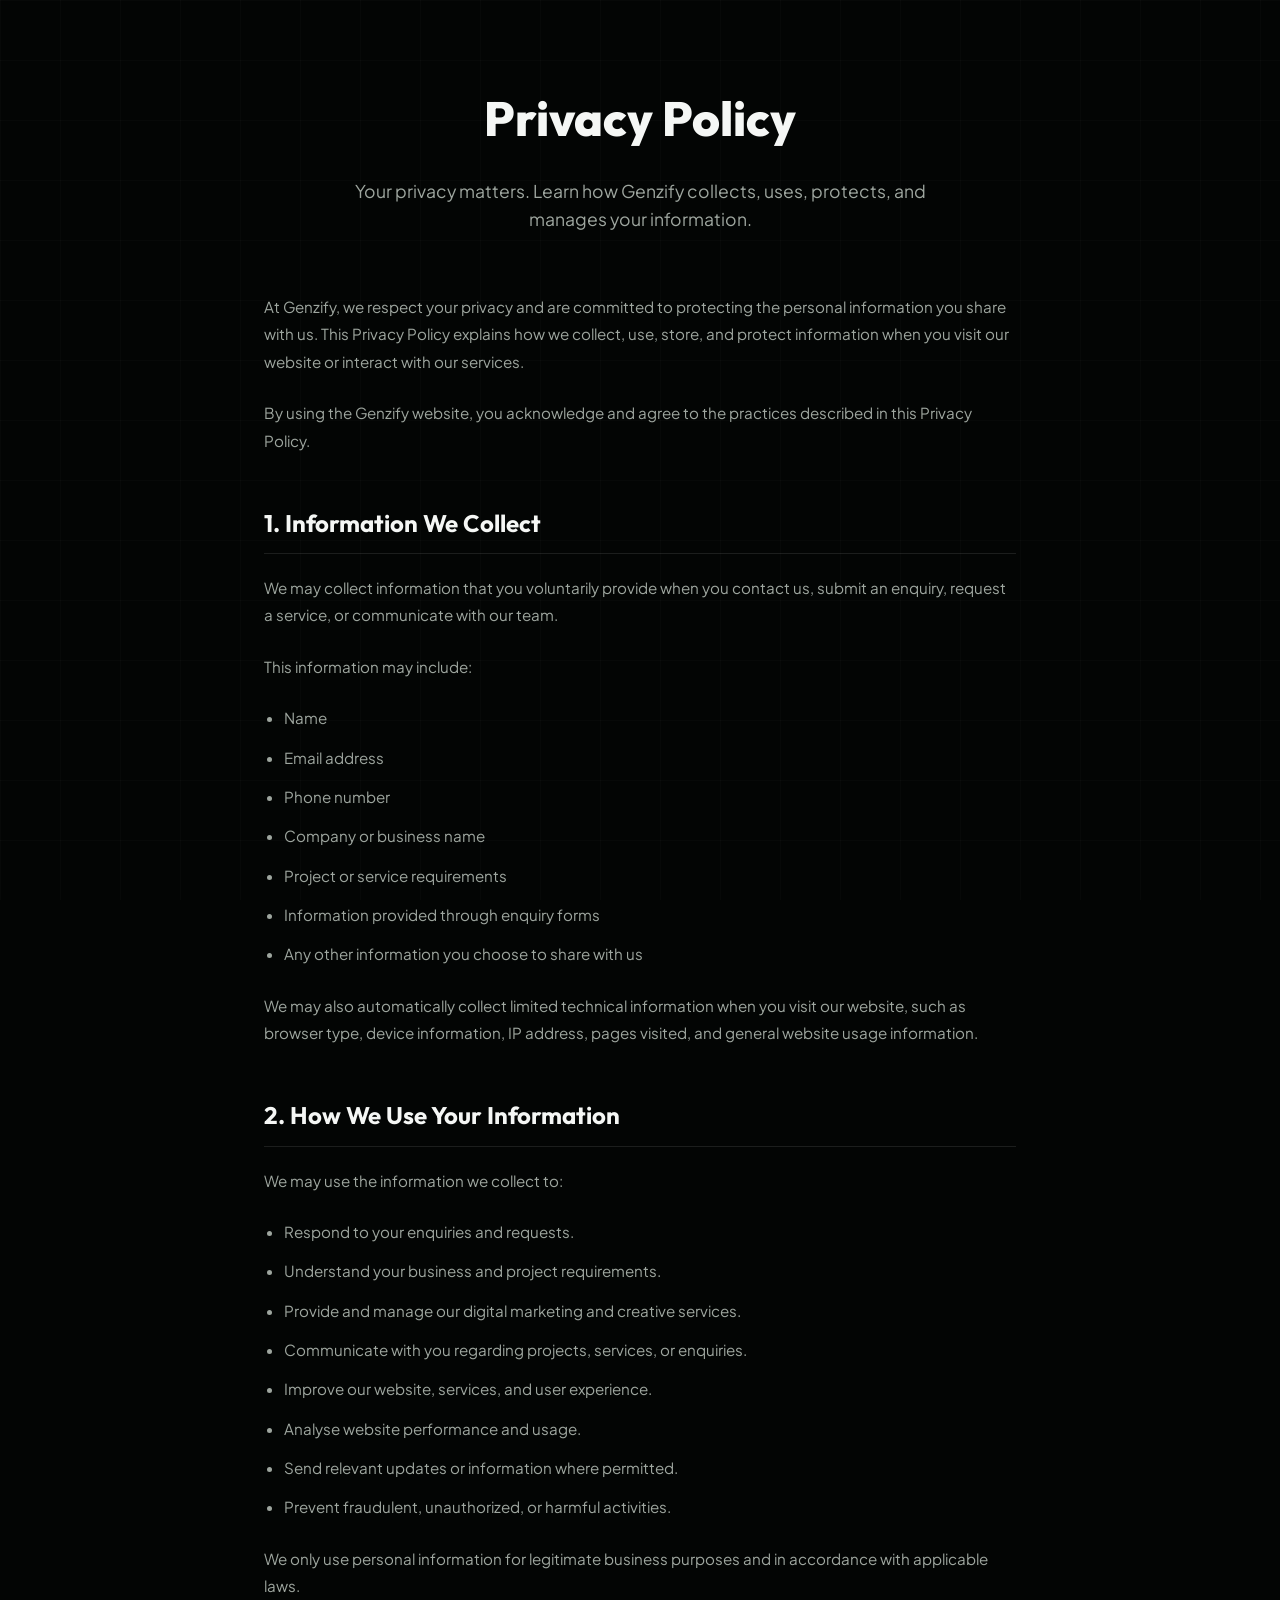
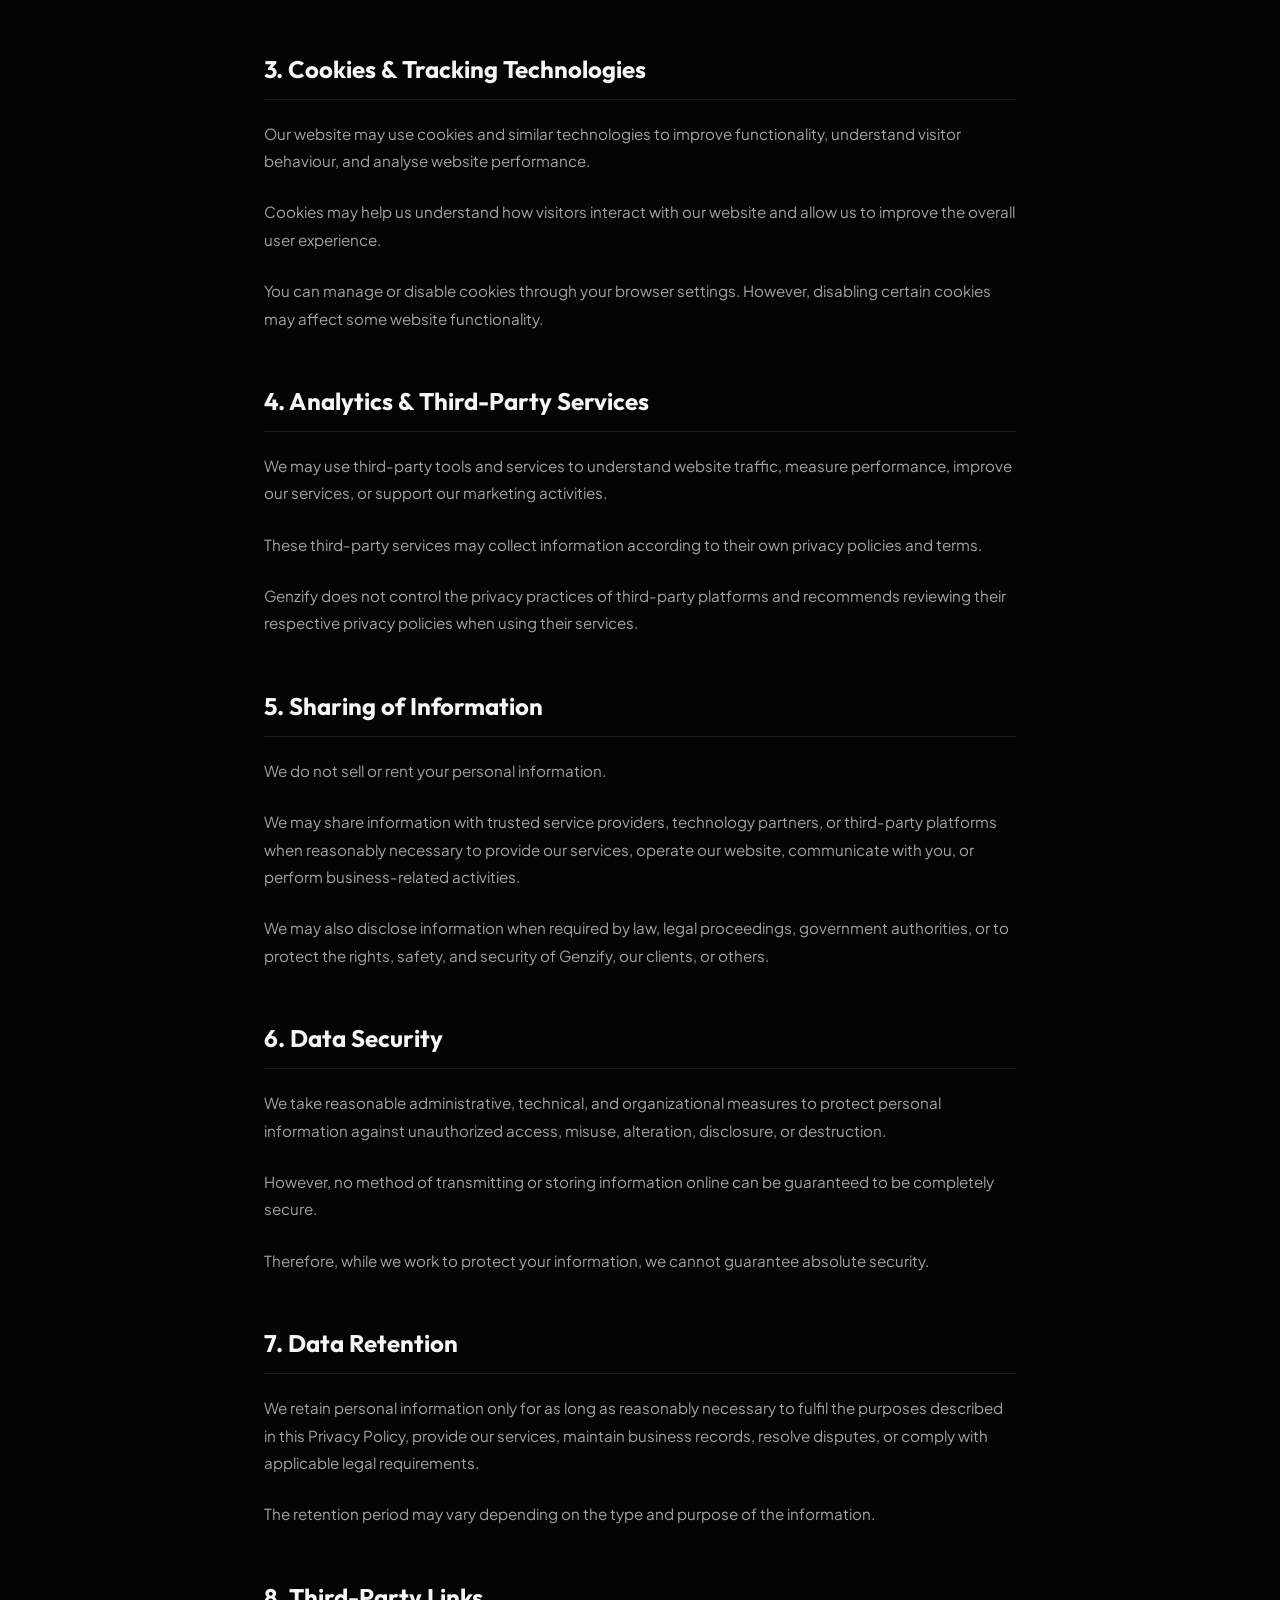
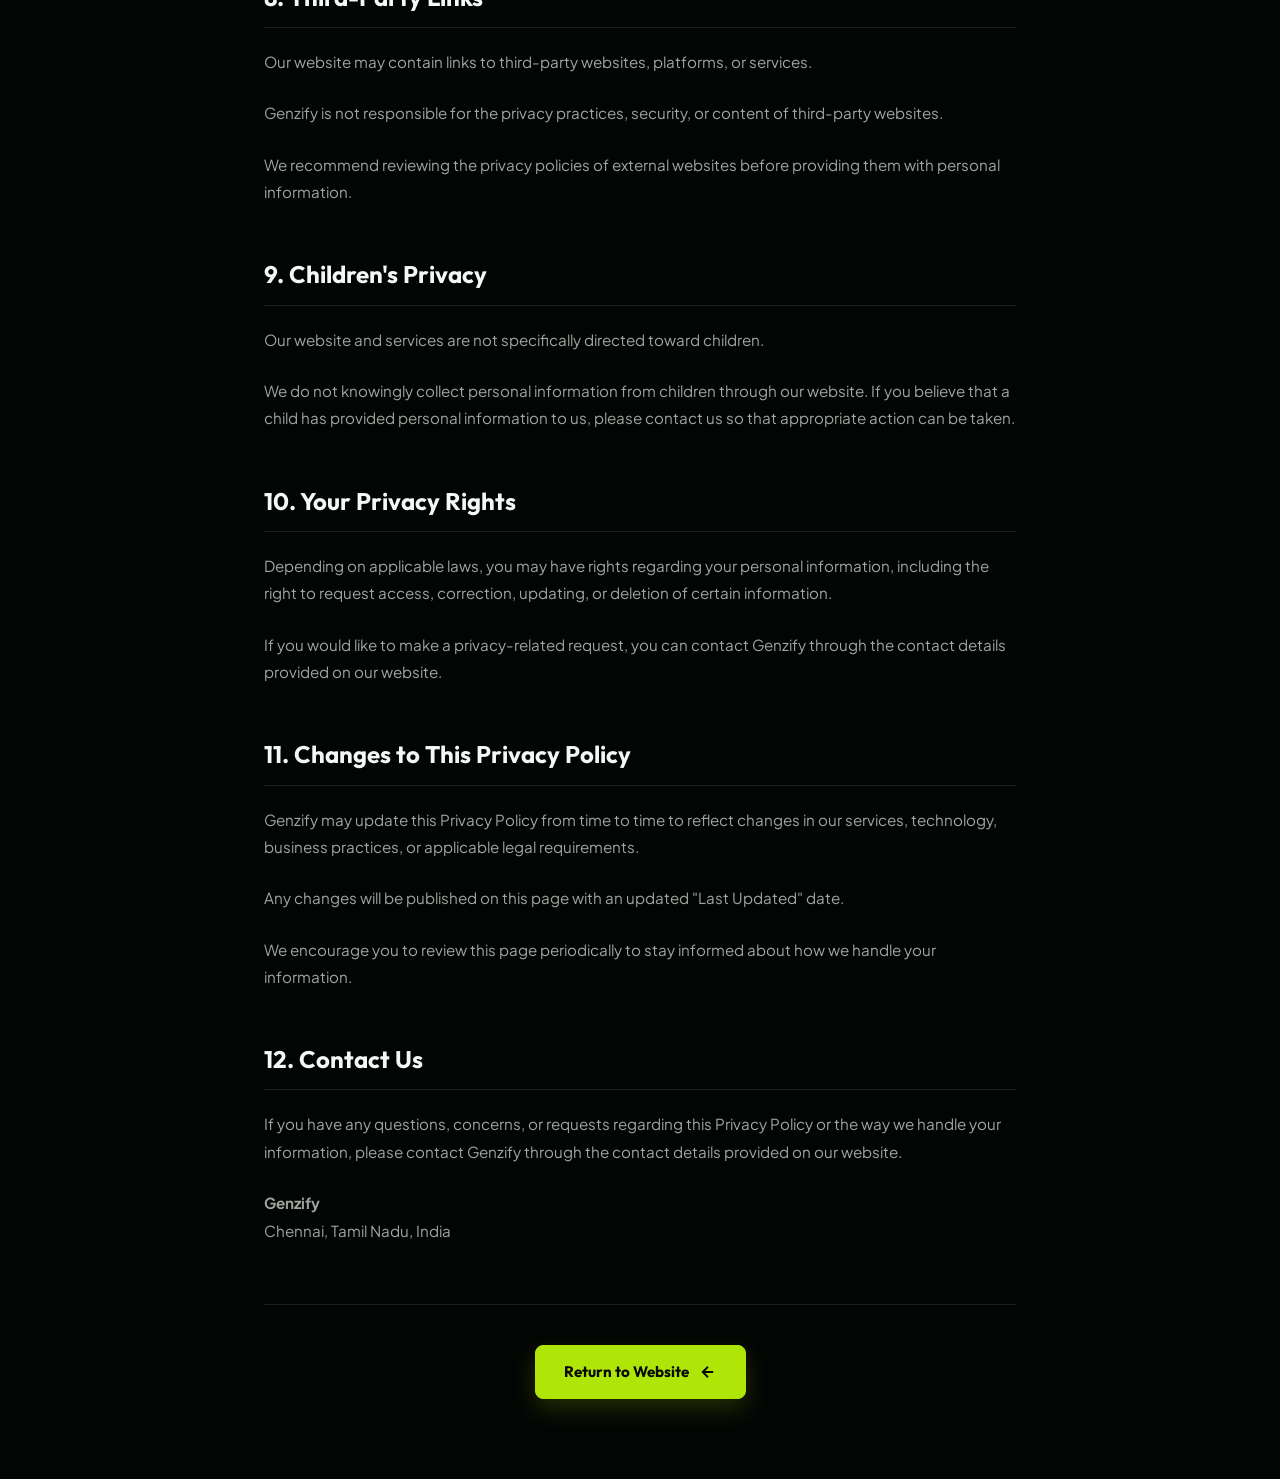
<file: privacy.html>
<!DOCTYPE html>
<html lang="en">
<head>
    <meta charset="UTF-8">
    <meta name="viewport" content="width=device-width, initial-scale=1.0">
    <title>Privacy Policy | Genzify</title>
    
    <!-- SEO & Metadata -->
    <meta name="description" content="Genzify Privacy Policy. Learn how we collect, use, store, and protect your information.">

    <!-- Google Fonts -->
    <link rel="preconnect" href="https://fonts.googleapis.com">
    <link rel="preconnect" href="https://fonts.gstatic.com" crossorigin>
    <link href="https://fonts.googleapis.com/css2?family=JetBrains+Mono:wght@500;700&family=Outfit:wght@400;500;600;700;800;900&family=Plus+Jakarta+Sans:wght@400;500;600;700&family=Syne:wght@700;800&display=swap" rel="stylesheet">

    <link rel="icon" href="data:,">

    <!-- CSS File -->
    <link rel="stylesheet" href="style.css">
    
    <style>
        .privacy-container {
            max-width: 800px;
            margin: 0 auto;
            padding: 80px 24px;
        }
        .privacy-header {
            text-align: center;
            margin-bottom: 60px;
        }
        .privacy-header h1 {
            font-family: var(--font-heading);
            font-size: 3rem;
            font-weight: 800;
            margin-bottom: 20px;
            color: var(--color-text-primary);
        }
        .privacy-header p {
            font-size: 1.1rem;
            color: var(--color-text-secondary);
            max-width: 600px;
            margin: 0 auto;
            line-height: 1.6;
        }
        .privacy-body {
            font-family: var(--font-body);
            color: var(--color-text-secondary);
            line-height: 1.8;
            font-size: 0.95rem;
        }
        .privacy-body p {
            margin-bottom: 24px;
        }
        .privacy-body h2 {
            font-family: var(--font-heading);
            font-size: 1.5rem;
            font-weight: 700;
            color: var(--color-text-primary);
            margin-top: 48px;
            margin-bottom: 20px;
            border-bottom: 1px solid var(--color-border);
            padding-bottom: 8px;
        }
        .privacy-body ul {
            margin-bottom: 24px;
            padding-left: 20px;
            list-style-type: disc;
        }
        .privacy-body li {
            margin-bottom: 12px;
        }
        .privacy-footer {
            margin-top: 60px;
            text-align: center;
            padding-top: 40px;
            border-top: 1px solid var(--color-border);
        }
        .privacy-footer p {
            margin-bottom: 30px;
        }
    </style>
</head>
<body>

    <!-- Subtle Faint Geometric Grid Background -->
    <div class="bg-grid-texture" aria-hidden="true"></div>

    <main class="privacy-container">
        <header class="privacy-header">
            <h1>Privacy Policy</h1>
            <p>Your privacy matters. Learn how Genzify collects, uses, protects, and manages your information.</p>
        </header>

        <section class="privacy-body">
            <p>At Genzify, we respect your privacy and are committed to protecting the personal information you share with us. This Privacy Policy explains how we collect, use, store, and protect information when you visit our website or interact with our services.</p>
            <p>By using the Genzify website, you acknowledge and agree to the practices described in this Privacy Policy.</p>

            <h2>1. Information We Collect</h2>
            <p>We may collect information that you voluntarily provide when you contact us, submit an enquiry, request a service, or communicate with our team.</p>
            <p>This information may include:</p>
            <ul>
                <li>Name</li>
                <li>Email address</li>
                <li>Phone number</li>
                <li>Company or business name</li>
                <li>Project or service requirements</li>
                <li>Information provided through enquiry forms</li>
                <li>Any other information you choose to share with us</li>
            </ul>
            <p>We may also automatically collect limited technical information when you visit our website, such as browser type, device information, IP address, pages visited, and general website usage information.</p>

            <h2>2. How We Use Your Information</h2>
            <p>We may use the information we collect to:</p>
            <ul>
                <li>Respond to your enquiries and requests.</li>
                <li>Understand your business and project requirements.</li>
                <li>Provide and manage our digital marketing and creative services.</li>
                <li>Communicate with you regarding projects, services, or enquiries.</li>
                <li>Improve our website, services, and user experience.</li>
                <li>Analyse website performance and usage.</li>
                <li>Send relevant updates or information where permitted.</li>
                <li>Prevent fraudulent, unauthorized, or harmful activities.</li>
            </ul>
            <p>We only use personal information for legitimate business purposes and in accordance with applicable laws.</p>

            <h2>3. Cookies & Tracking Technologies</h2>
            <p>Our website may use cookies and similar technologies to improve functionality, understand visitor behaviour, and analyse website performance.</p>
            <p>Cookies may help us understand how visitors interact with our website and allow us to improve the overall user experience.</p>
            <p>You can manage or disable cookies through your browser settings. However, disabling certain cookies may affect some website functionality.</p>

            <h2>4. Analytics & Third-Party Services</h2>
            <p>We may use third-party tools and services to understand website traffic, measure performance, improve our services, or support our marketing activities.</p>
            <p>These third-party services may collect information according to their own privacy policies and terms.</p>
            <p>Genzify does not control the privacy practices of third-party platforms and recommends reviewing their respective privacy policies when using their services.</p>

            <h2>5. Sharing of Information</h2>
            <p>We do not sell or rent your personal information.</p>
            <p>We may share information with trusted service providers, technology partners, or third-party platforms when reasonably necessary to provide our services, operate our website, communicate with you, or perform business-related activities.</p>
            <p>We may also disclose information when required by law, legal proceedings, government authorities, or to protect the rights, safety, and security of Genzify, our clients, or others.</p>

            <h2>6. Data Security</h2>
            <p>We take reasonable administrative, technical, and organizational measures to protect personal information against unauthorized access, misuse, alteration, disclosure, or destruction.</p>
            <p>However, no method of transmitting or storing information online can be guaranteed to be completely secure.</p>
            <p>Therefore, while we work to protect your information, we cannot guarantee absolute security.</p>

            <h2>7. Data Retention</h2>
            <p>We retain personal information only for as long as reasonably necessary to fulfil the purposes described in this Privacy Policy, provide our services, maintain business records, resolve disputes, or comply with applicable legal requirements.</p>
            <p>The retention period may vary depending on the type and purpose of the information.</p>

            <h2>8. Third-Party Links</h2>
            <p>Our website may contain links to third-party websites, platforms, or services.</p>
            <p>Genzify is not responsible for the privacy practices, security, or content of third-party websites.</p>
            <p>We recommend reviewing the privacy policies of external websites before providing them with personal information.</p>

            <h2>9. Children's Privacy</h2>
            <p>Our website and services are not specifically directed toward children.</p>
            <p>We do not knowingly collect personal information from children through our website. If you believe that a child has provided personal information to us, please contact us so that appropriate action can be taken.</p>

            <h2>10. Your Privacy Rights</h2>
            <p>Depending on applicable laws, you may have rights regarding your personal information, including the right to request access, correction, updating, or deletion of certain information.</p>
            <p>If you would like to make a privacy-related request, you can contact Genzify through the contact details provided on our website.</p>

            <h2>11. Changes to This Privacy Policy</h2>
            <p>Genzify may update this Privacy Policy from time to time to reflect changes in our services, technology, business practices, or applicable legal requirements.</p>
            <p>Any changes will be published on this page with an updated "Last Updated" date.</p>
            <p>We encourage you to review this page periodically to stay informed about how we handle your information.</p>

            <h2>12. Contact Us</h2>
            <p>If you have any questions, concerns, or requests regarding this Privacy Policy or the way we handle your information, please contact Genzify through the contact details provided on our website.</p>
            <p>
                <strong>Genzify</strong><br>
                Chennai, Tamil Nadu, India
            </p>
        </section>

        <footer class="privacy-footer">
            <a href="index.html" class="btn btn-primary-neon">
                <span>Return to Website</span>
                <svg width="18" height="18" viewBox="0 0 24 24" fill="none" stroke="currentColor" stroke-width="2.5"><path d="M19 12H5M12 19l-7-7 7-7"/></svg>
            </a>
        </footer>
    </main>

</body>
</html>
</file>
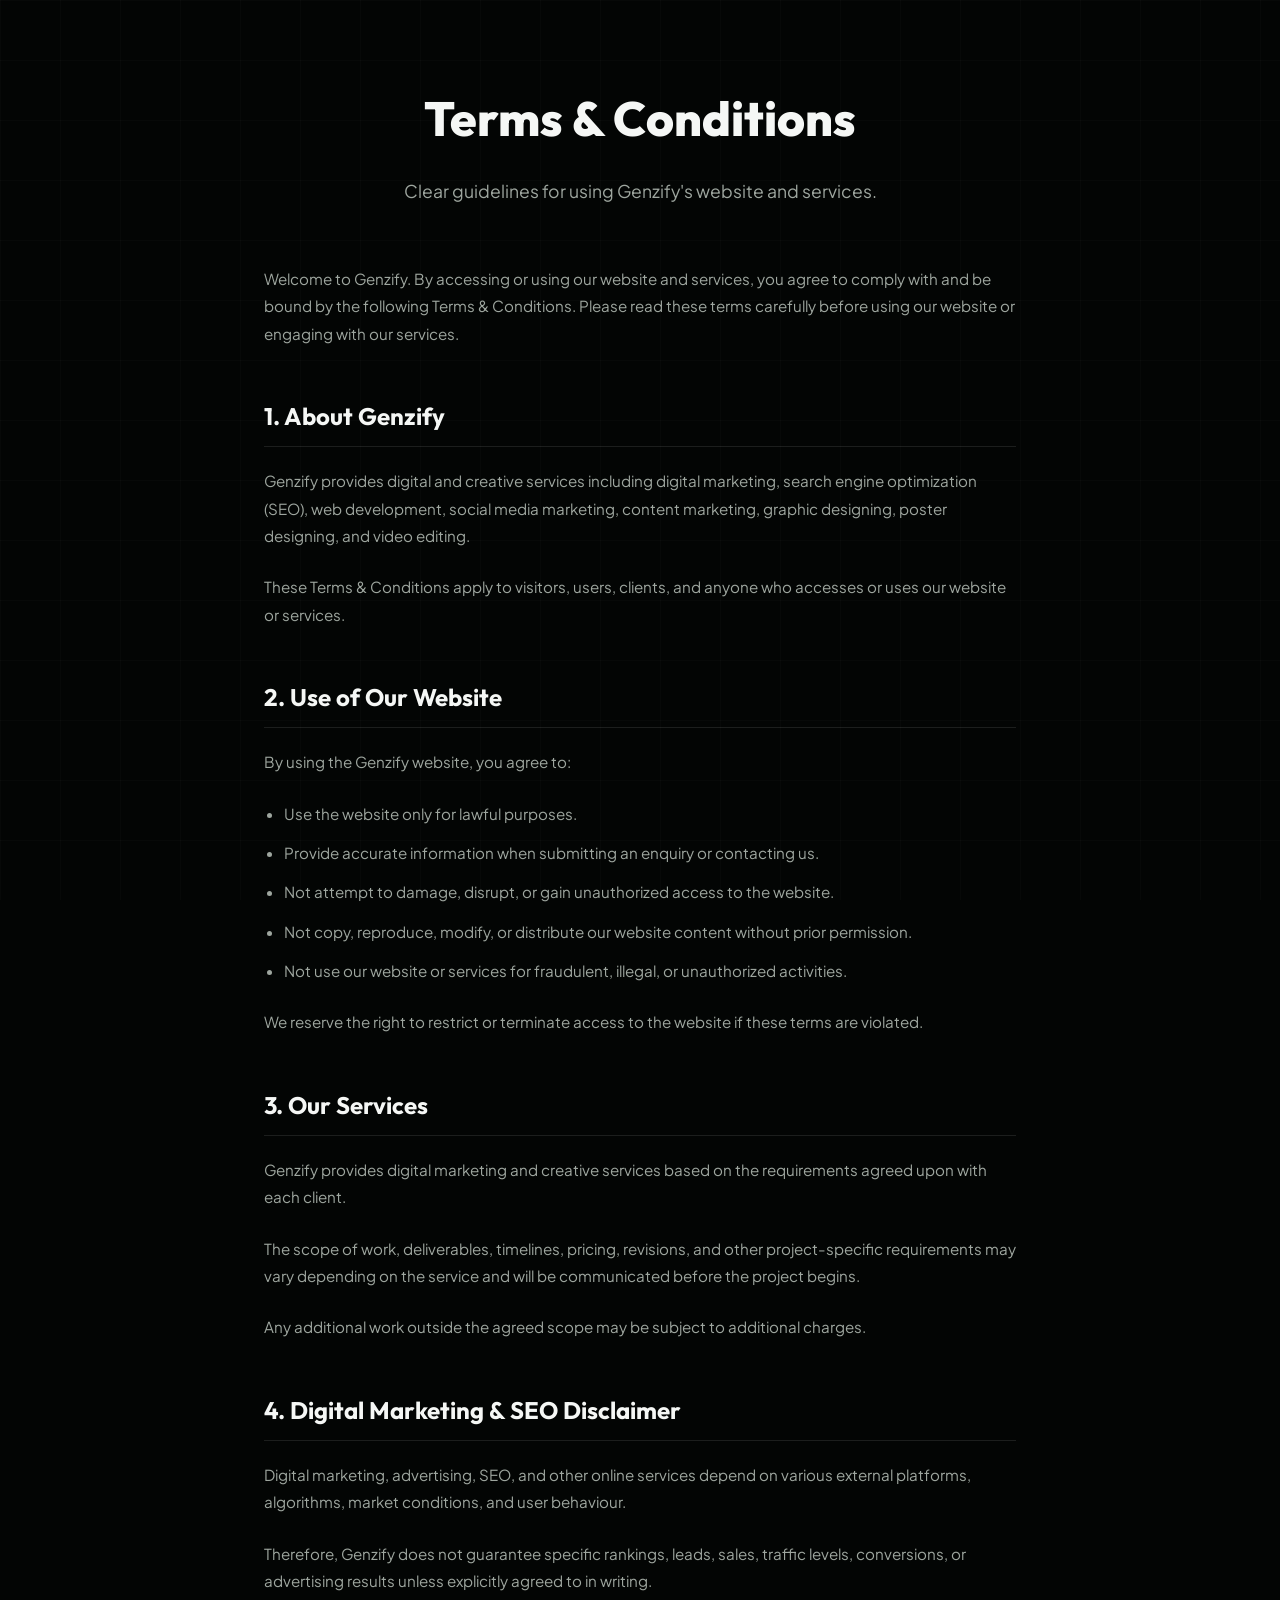
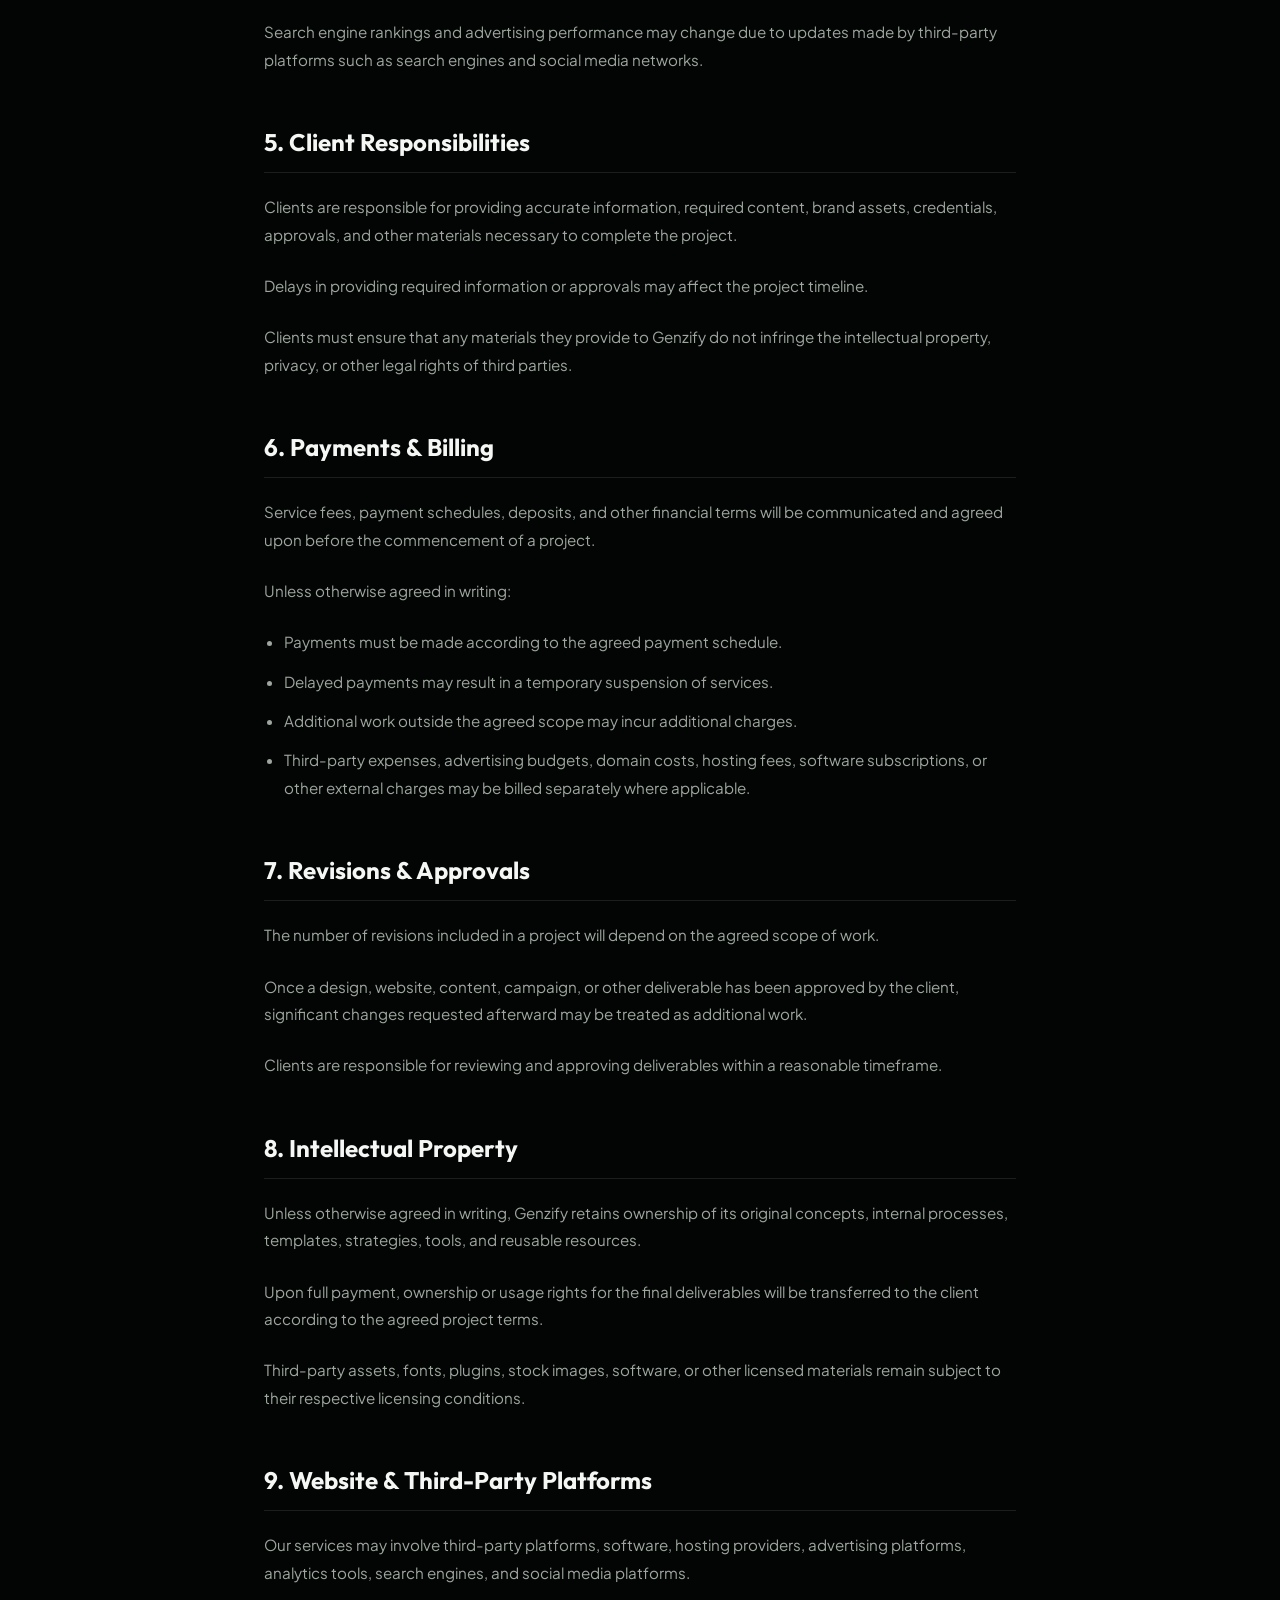
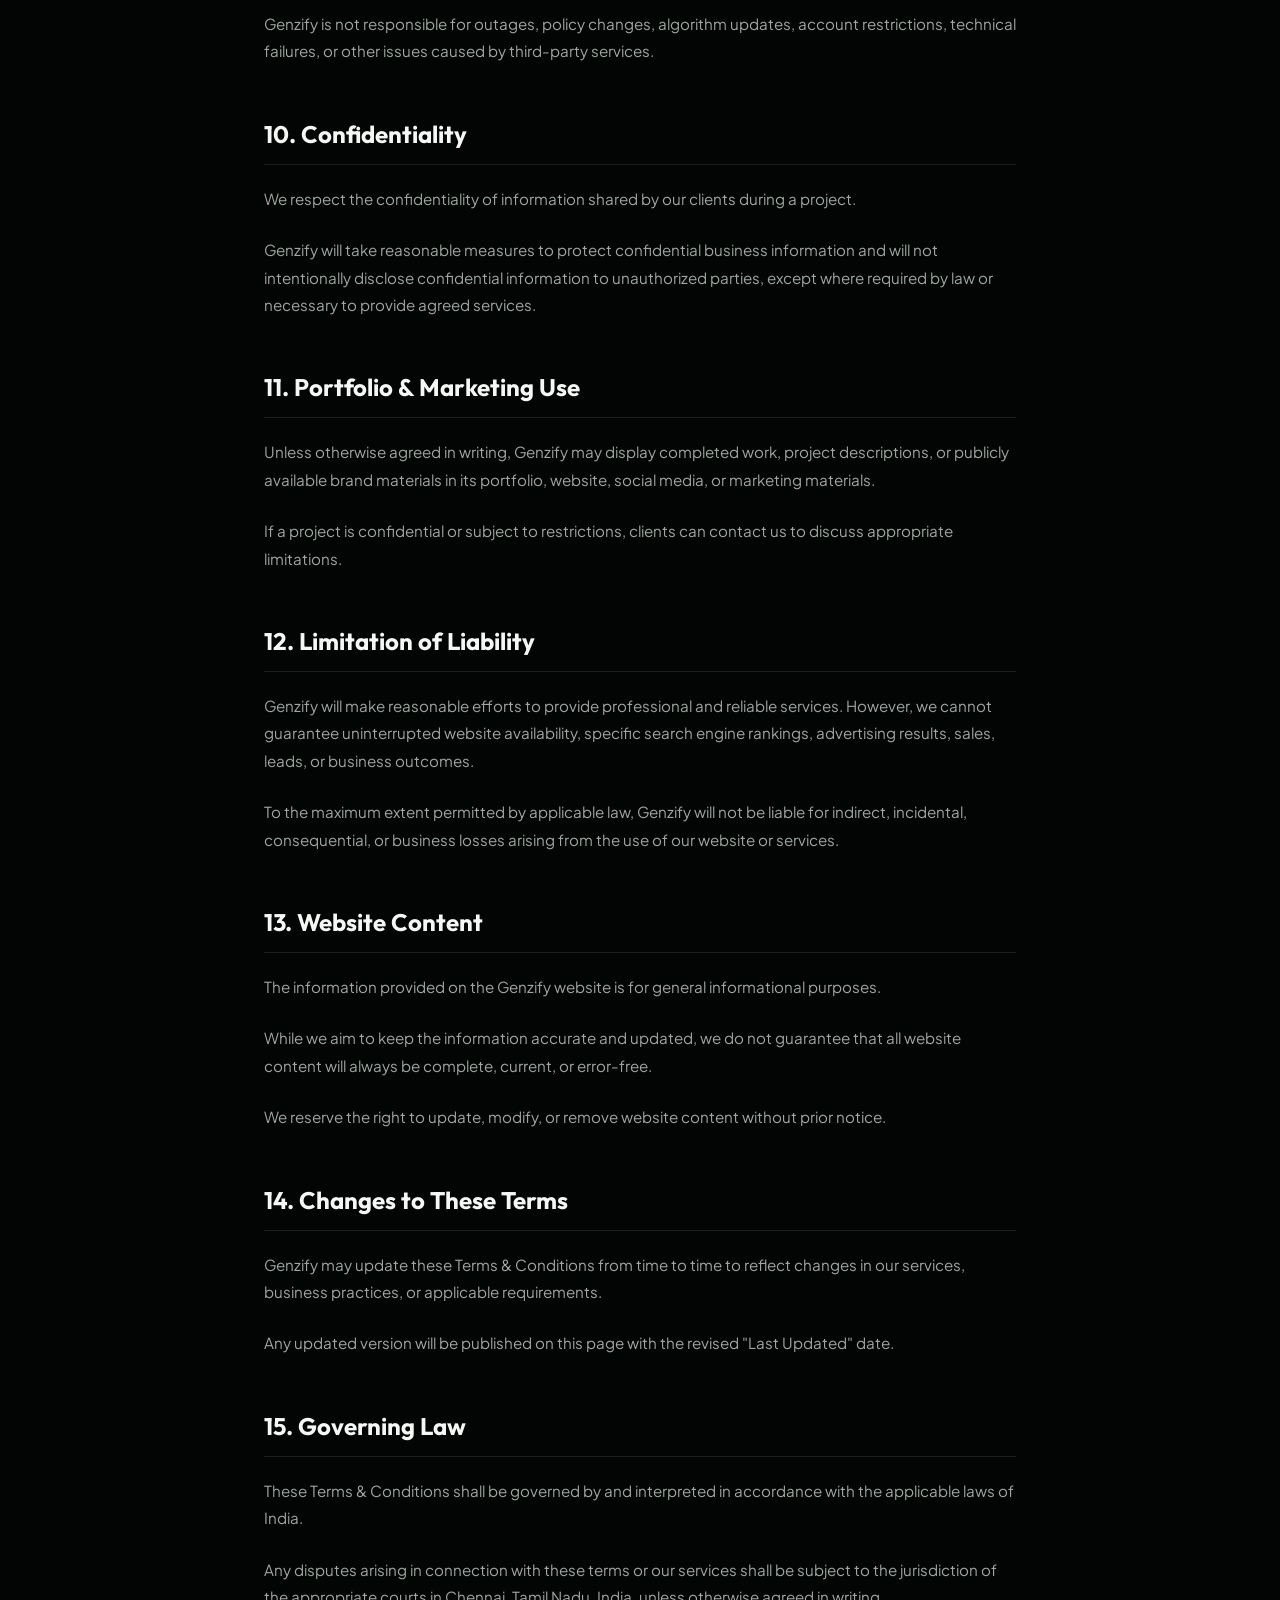
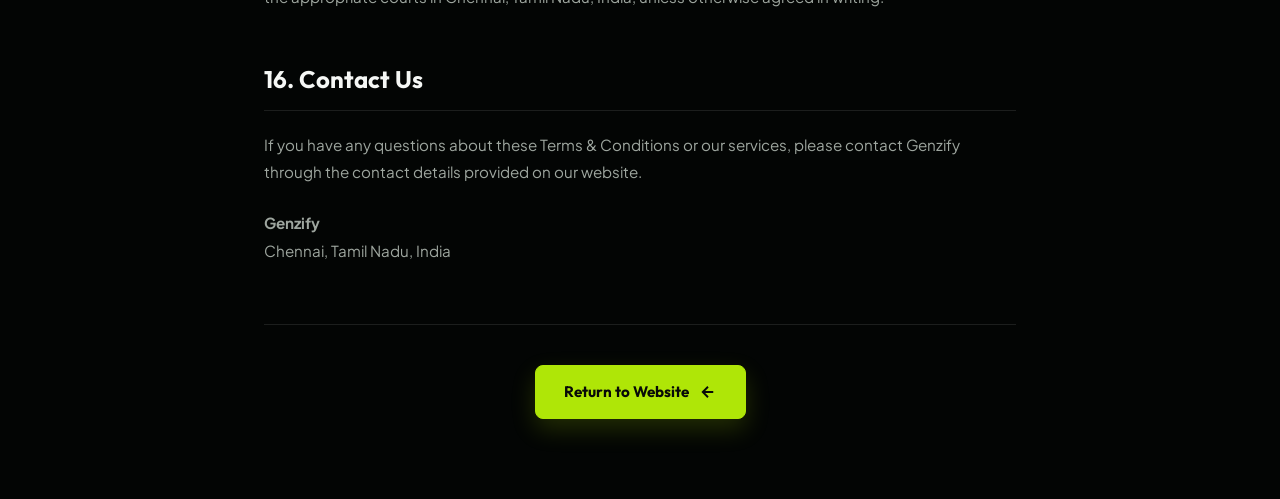
<file: terms.html>
<!DOCTYPE html>
<html lang="en">
<head>
    <meta charset="UTF-8">
    <meta name="viewport" content="width=device-width, initial-scale=1.0">
    <title>Terms & Conditions | Genzify</title>
    
    <!-- SEO & Metadata -->
    <meta name="description" content="Genzify Terms & Conditions. Read the guidelines for using our website and digital services.">

    <!-- Google Fonts -->
    <link rel="preconnect" href="https://fonts.googleapis.com">
    <link rel="preconnect" href="https://fonts.gstatic.com" crossorigin>
    <link href="https://fonts.googleapis.com/css2?family=JetBrains+Mono:wght@500;700&family=Outfit:wght@400;500;600;700;800;900&family=Plus+Jakarta+Sans:wght@400;500;600;700&family=Syne:wght@700;800&display=swap" rel="stylesheet">

    <link rel="icon" href="data:,">

    <!-- CSS File -->
    <link rel="stylesheet" href="style.css">
    
    <style>
        .privacy-container {
            max-width: 800px;
            margin: 0 auto;
            padding: 80px 24px;
        }
        .privacy-header {
            text-align: center;
            margin-bottom: 60px;
        }
        .privacy-header h1 {
            font-family: var(--font-heading);
            font-size: 3rem;
            font-weight: 800;
            margin-bottom: 20px;
            color: var(--color-text-primary);
        }
        .privacy-header p {
            font-size: 1.1rem;
            color: var(--color-text-secondary);
            max-width: 600px;
            margin: 0 auto;
            line-height: 1.6;
        }
        .privacy-body {
            font-family: var(--font-body);
            color: var(--color-text-secondary);
            line-height: 1.8;
            font-size: 0.95rem;
        }
        .privacy-body p {
            margin-bottom: 24px;
        }
        .privacy-body h2 {
            font-family: var(--font-heading);
            font-size: 1.5rem;
            font-weight: 700;
            color: var(--color-text-primary);
            margin-top: 48px;
            margin-bottom: 20px;
            border-bottom: 1px solid var(--color-border);
            padding-bottom: 8px;
        }
        .privacy-body ul {
            margin-bottom: 24px;
            padding-left: 20px;
            list-style-type: disc;
        }
        .privacy-body li {
            margin-bottom: 12px;
        }
        .privacy-footer {
            margin-top: 60px;
            text-align: center;
            padding-top: 40px;
            border-top: 1px solid var(--color-border);
        }
        .privacy-footer p {
            margin-bottom: 30px;
        }
    </style>
</head>
<body>

    <!-- Subtle Faint Geometric Grid Background -->
    <div class="bg-grid-texture" aria-hidden="true"></div>

    <main class="privacy-container">
        <header class="privacy-header">
            <h1>Terms & Conditions</h1>
            <p>Clear guidelines for using Genzify's website and services.</p>
        </header>

        <section class="privacy-body">
            <p>Welcome to Genzify. By accessing or using our website and services, you agree to comply with and be bound by the following Terms & Conditions. Please read these terms carefully before using our website or engaging with our services.</p>

            <h2>1. About Genzify</h2>
            <p>Genzify provides digital and creative services including digital marketing, search engine optimization (SEO), web development, social media marketing, content marketing, graphic designing, poster designing, and video editing.</p>
            <p>These Terms & Conditions apply to visitors, users, clients, and anyone who accesses or uses our website or services.</p>

            <h2>2. Use of Our Website</h2>
            <p>By using the Genzify website, you agree to:</p>
            <ul>
                <li>Use the website only for lawful purposes.</li>
                <li>Provide accurate information when submitting an enquiry or contacting us.</li>
                <li>Not attempt to damage, disrupt, or gain unauthorized access to the website.</li>
                <li>Not copy, reproduce, modify, or distribute our website content without prior permission.</li>
                <li>Not use our website or services for fraudulent, illegal, or unauthorized activities.</li>
            </ul>
            <p>We reserve the right to restrict or terminate access to the website if these terms are violated.</p>

            <h2>3. Our Services</h2>
            <p>Genzify provides digital marketing and creative services based on the requirements agreed upon with each client.</p>
            <p>The scope of work, deliverables, timelines, pricing, revisions, and other project-specific requirements may vary depending on the service and will be communicated before the project begins.</p>
            <p>Any additional work outside the agreed scope may be subject to additional charges.</p>

            <h2>4. Digital Marketing & SEO Disclaimer</h2>
            <p>Digital marketing, advertising, SEO, and other online services depend on various external platforms, algorithms, market conditions, and user behaviour.</p>
            <p>Therefore, Genzify does not guarantee specific rankings, leads, sales, traffic levels, conversions, or advertising results unless explicitly agreed to in writing.</p>
            <p>Search engine rankings and advertising performance may change due to updates made by third-party platforms such as search engines and social media networks.</p>

            <h2>5. Client Responsibilities</h2>
            <p>Clients are responsible for providing accurate information, required content, brand assets, credentials, approvals, and other materials necessary to complete the project.</p>
            <p>Delays in providing required information or approvals may affect the project timeline.</p>
            <p>Clients must ensure that any materials they provide to Genzify do not infringe the intellectual property, privacy, or other legal rights of third parties.</p>

            <h2>6. Payments & Billing</h2>
            <p>Service fees, payment schedules, deposits, and other financial terms will be communicated and agreed upon before the commencement of a project.</p>
            <p>Unless otherwise agreed in writing:</p>
            <ul>
                <li>Payments must be made according to the agreed payment schedule.</li>
                <li>Delayed payments may result in a temporary suspension of services.</li>
                <li>Additional work outside the agreed scope may incur additional charges.</li>
                <li>Third-party expenses, advertising budgets, domain costs, hosting fees, software subscriptions, or other external charges may be billed separately where applicable.</li>
            </ul>

            <h2>7. Revisions & Approvals</h2>
            <p>The number of revisions included in a project will depend on the agreed scope of work.</p>
            <p>Once a design, website, content, campaign, or other deliverable has been approved by the client, significant changes requested afterward may be treated as additional work.</p>
            <p>Clients are responsible for reviewing and approving deliverables within a reasonable timeframe.</p>

            <h2>8. Intellectual Property</h2>
            <p>Unless otherwise agreed in writing, Genzify retains ownership of its original concepts, internal processes, templates, strategies, tools, and reusable resources.</p>
            <p>Upon full payment, ownership or usage rights for the final deliverables will be transferred to the client according to the agreed project terms.</p>
            <p>Third-party assets, fonts, plugins, stock images, software, or other licensed materials remain subject to their respective licensing conditions.</p>

            <h2>9. Website & Third-Party Platforms</h2>
            <p>Our services may involve third-party platforms, software, hosting providers, advertising platforms, analytics tools, search engines, and social media platforms.</p>
            <p>Genzify is not responsible for outages, policy changes, algorithm updates, account restrictions, technical failures, or other issues caused by third-party services.</p>

            <h2>10. Confidentiality</h2>
            <p>We respect the confidentiality of information shared by our clients during a project.</p>
            <p>Genzify will take reasonable measures to protect confidential business information and will not intentionally disclose confidential information to unauthorized parties, except where required by law or necessary to provide agreed services.</p>

            <h2>11. Portfolio & Marketing Use</h2>
            <p>Unless otherwise agreed in writing, Genzify may display completed work, project descriptions, or publicly available brand materials in its portfolio, website, social media, or marketing materials.</p>
            <p>If a project is confidential or subject to restrictions, clients can contact us to discuss appropriate limitations.</p>

            <h2>12. Limitation of Liability</h2>
            <p>Genzify will make reasonable efforts to provide professional and reliable services. However, we cannot guarantee uninterrupted website availability, specific search engine rankings, advertising results, sales, leads, or business outcomes.</p>
            <p>To the maximum extent permitted by applicable law, Genzify will not be liable for indirect, incidental, consequential, or business losses arising from the use of our website or services.</p>

            <h2>13. Website Content</h2>
            <p>The information provided on the Genzify website is for general informational purposes.</p>
            <p>While we aim to keep the information accurate and updated, we do not guarantee that all website content will always be complete, current, or error-free.</p>
            <p>We reserve the right to update, modify, or remove website content without prior notice.</p>

            <h2>14. Changes to These Terms</h2>
            <p>Genzify may update these Terms & Conditions from time to time to reflect changes in our services, business practices, or applicable requirements.</p>
            <p>Any updated version will be published on this page with the revised "Last Updated" date.</p>

            <h2>15. Governing Law</h2>
            <p>These Terms & Conditions shall be governed by and interpreted in accordance with the applicable laws of India.</p>
            <p>Any disputes arising in connection with these terms or our services shall be subject to the jurisdiction of the appropriate courts in Chennai, Tamil Nadu, India, unless otherwise agreed in writing.</p>

            <h2>16. Contact Us</h2>
            <p>If you have any questions about these Terms & Conditions or our services, please contact Genzify through the contact details provided on our website.</p>
            <p>
                <strong>Genzify</strong><br>
                Chennai, Tamil Nadu, India
            </p>
        </section>

        <footer class="privacy-footer">
            <a href="index.html" class="btn btn-primary-neon">
                <span>Return to Website</span>
                <svg width="18" height="18" viewBox="0 0 24 24" fill="none" stroke="currentColor" stroke-width="2.5"><path d="M19 12H5M12 19l-7-7 7-7"/></svg>
            </a>
        </footer>
    </main>

</body>
</html>
</file>
<file: style.css>
/* ==========================================================================
   GENZIFY - Digital Marketing Agency Design System & Style Manifest
   Executive Dark Theme: #030504, #080C0A, #0B0F0D, Lime Green (#AFE607) Accent
   ========================================================================== */

/* --------------------------------------------------------------------------
   1. Design Tokens & CSS Variables
   -------------------------------------------------------------------------- */
:root {
    /* Brand Requested Primary Color Palette */
    --color-bg: #030504;
    --color-bg-secondary: #080C0A;
    --color-card: #0B0F0D;
    --color-card-hover: #101510;
    --color-accent: #AFE607;
    --color-accent-hover: #C4FF18;
    --color-accent-soft: rgba(175, 230, 7, 0.08);
    --color-accent-border: rgba(175, 230, 7, 0.45);
    --color-text-primary: #F5F7F5;
    --color-text-secondary: #9EA69F;
    --color-border: rgba(255, 255, 255, 0.10);

    /* Direct Token Aliases */
    --bg-main: var(--color-bg);
    --bg-secondary: var(--color-bg-secondary);
    --bg-card: var(--color-card);
    --bg-card-elevated: var(--color-card-hover);
    --bg-glass: rgba(11, 15, 13, 0.85);
    
    --color-primary-green: var(--color-accent);
    --color-secondary-green: var(--color-accent-hover);
    --color-green-dim: var(--color-accent-soft);
    --color-green-glow: rgba(175, 230, 7, 0.22);
    
    --text-main: var(--color-text-primary);
    --text-secondary: var(--color-text-secondary);
    --text-muted: #626C66;
    
    --border-subtle: var(--color-border);
    --border-accent: var(--color-accent-border);
    
    --font-heading: 'Outfit', 'Syne', sans-serif;
    --font-body: 'Plus Jakarta Sans', sans-serif;
    --font-mono: 'JetBrains Mono', monospace, sans-serif;
    
    --transition-fast: 0.2s cubic-bezier(0.4, 0, 0.2, 1);
    --transition-normal: 0.3s cubic-bezier(0.4, 0, 0.2, 1);
    
    --radius-sm: 8px;
    --radius-md: 14px;
    --radius-lg: 20px;
    --radius-pill: 9999px;
    
    --shadow-subtle: 0 10px 30px rgba(0, 0, 0, 0.5);
    --shadow-glow: 0 10px 30px rgba(175, 230, 7, 0.22);
}

/* --------------------------------------------------------------------------
   2. Reset & Global Styles
   -------------------------------------------------------------------------- */
*, *::before, *::after {
    box-sizing: border-box;
    margin: 0;
    padding: 0;
}

html {
    scroll-behavior: smooth;
    scroll-padding-top: 100px;
    font-size: 16px;
}

section[id],
div[id="contact-form"],
div[id="contact"] {
    scroll-margin-top: 100px;
}

body {
    background-color: var(--color-bg);
    color: var(--color-text-primary);
    font-family: var(--font-body);
    line-height: 1.6;
    overflow-x: hidden;
    position: relative;
    -webkit-font-smoothing: antialiased;
}

a {
    color: inherit;
    text-decoration: none;
    transition: var(--transition-fast);
}

ul {
    list-style: none;
}

button, input, select, textarea {
    font-family: inherit;
    font-size: inherit;
    color: inherit;
}

/* Accessible focus outlines */
:focus-visible {
    outline: 2px solid var(--color-accent);
    outline-offset: 4px;
}

/* --------------------------------------------------------------------------
   3. Layout Container & Background Textures
   -------------------------------------------------------------------------- */
.container {
    width: 100%;
    max-width: 1240px;
    margin: 0 auto;
    padding: 0 24px;
}

.section-padding {
    padding: 110px 0;
}

.bg-secondary {
    background-color: var(--color-bg-secondary);
    position: relative;
}

/* Faint geometric grid background */
.bg-grid-texture {
    position: fixed;
    top: 0;
    left: 0;
    width: 100vw;
    height: 100vh;
    background-image: 
        linear-gradient(to right, rgba(255, 255, 255, 0.02) 1px, transparent 1px),
        linear-gradient(to bottom, rgba(255, 255, 255, 0.02) 1px, transparent 1px);
    background-size: 60px 60px;
    pointer-events: none;
    z-index: -2;
}

/* Subtle dark-lime radial glow elements */
.radial-glow-hero {
    position: absolute;
    top: 10%;
    right: 5%;
    width: 600px;
    height: 600px;
    background: radial-gradient(circle, rgba(175, 230, 7, 0.07) 0%, rgba(3, 5, 4, 0) 70%);
    pointer-events: none;
    z-index: 0;
    filter: blur(90px);
}

.radial-glow-cta {
    position: absolute;
    bottom: 5%;
    left: 50%;
    transform: translateX(-50%);
    width: 700px;
    height: 400px;
    background: radial-gradient(circle, rgba(175, 230, 7, 0.06) 0%, rgba(3, 5, 4, 0) 75%);
    pointer-events: none;
    z-index: 0;
    filter: blur(100px);
}

/* --------------------------------------------------------------------------
   4. Section Headers & Typography Utility
   -------------------------------------------------------------------------- */
.section-header {
    margin-bottom: 64px;
}

.section-header.text-center {
    text-align: center;
}

.section-badge {
    display: inline-flex;
    align-items: center;
    gap: 8px;
    color: var(--color-accent);
    font-family: var(--font-mono);
    font-size: 0.8rem;
    font-weight: 600;
    letter-spacing: 2px;
    text-transform: uppercase;
    margin-bottom: 16px;
    padding: 6px 14px;
    background-color: var(--color-accent-soft);
    border: 1px solid var(--color-accent-border);
    border-radius: var(--radius-pill);
    transition: var(--transition-fast);
}

.section-badge:hover {
    background-color: rgba(175, 230, 7, 0.12);
    border-color: var(--color-accent);
}

.section-title {
    font-family: var(--font-heading);
    font-size: clamp(2rem, 3.5vw, 3rem);
    font-weight: 800;
    color: var(--color-text-primary);
    line-height: 1.15;
    margin-bottom: 16px;
}

.section-description {
    color: var(--color-text-secondary);
    font-size: 1.1rem;
    max-width: 640px;
    margin: 0 auto;
    line-height: 1.65;
}

.text-gradient {
    background: linear-gradient(135deg, #FFFFFF 30%, var(--color-accent) 100%);
    -webkit-background-clip: text;
    -webkit-text-fill-color: transparent;
}

/* --------------------------------------------------------------------------
   5. Buttons & Actions
   -------------------------------------------------------------------------- */
.btn {
    display: inline-flex;
    align-items: center;
    justify-content: center;
    gap: 10px;
    padding: 14px 28px;
    font-family: var(--font-heading);
    font-weight: 700;
    font-size: 0.95rem;
    border-radius: var(--radius-sm);
    cursor: pointer;
    transition: var(--transition-normal);
    border: none;
    white-space: nowrap;
}

/* Primary Button: Lime Green #AFE607 */
.btn-primary-neon {
    background-color: var(--color-accent);
    color: #080A08;
    border: 1px solid var(--color-accent);
    font-weight: 700;
    box-shadow: 0 10px 25px rgba(175, 230, 7, 0.18);
}

.btn-primary-neon:hover {
    background-color: var(--color-accent-hover);
    border-color: var(--color-accent-hover);
    color: #050605;
    transform: translateY(-2px);
    box-shadow: 0 10px 30px rgba(175, 230, 7, 0.22);
}

/* Secondary Button: Glass Outline */
.btn-outline-glass {
    background: rgba(255, 255, 255, 0.03);
    color: var(--color-text-primary);
    border: 1px solid var(--color-border);
    backdrop-filter: blur(10px);
}

.btn-outline-glass:hover {
    background: rgba(175, 230, 7, 0.06);
    border-color: var(--color-accent);
    color: var(--color-accent);
    transform: translateY(-2px);
}

.btn-whatsapp {
    background-color: #25d366;
    color: #000;
    font-weight: 700;
    width: 100%;
    margin-top: 16px;
    border-radius: var(--radius-sm);
}

.btn-whatsapp:hover {
    background-color: #1ebd59;
    transform: translateY(-2px);
    box-shadow: 0 0 20px rgba(37, 211, 102, 0.3);
}

.btn-block {
    width: 100%;
}

/* --------------------------------------------------------------------------
   6. Compact Floating Navigation Bar
   -------------------------------------------------------------------------- */
.navbar-wrapper {
    position: fixed;
    top: 28px;
    left: 0;
    right: 0;
    z-index: 1000;
    padding: 0 24px;
    background: transparent !important;
    border: none !important;
    pointer-events: none;
    transition: var(--transition-normal);
}

.navbar-pill {
    pointer-events: auto;
    width: 100%;
    max-width: 1240px;
    margin: 0 auto;
    background: rgba(10, 15, 12, 0.82);
    border: 1px solid var(--color-border);
    border-radius: 24px;
    padding: 12px 28px;
    display: flex;
    align-items: center;
    justify-content: space-between;
    backdrop-filter: blur(16px);
    -webkit-backdrop-filter: blur(16px);
    box-shadow: 0 10px 30px rgba(0, 0, 0, 0.6), 0 0 1px rgba(255, 255, 255, 0.1);
    transition: var(--transition-fast);
}

.navbar-wrapper.scrolled .navbar-pill {
    background: rgba(8, 12, 10, 0.92);
    border-color: var(--color-accent-border);
    box-shadow: 0 12px 35px rgba(0, 0, 0, 0.8), 0 0 20px rgba(175, 230, 7, 0.15);
}

.brand-wrap {
    display: inline-flex;
    align-items: center;
    gap: 12px;
    text-decoration: none;
    flex-shrink: 0;
}

.brand-logo-text {
    font-family: var(--font-heading);
    font-size: 1.4rem;
    font-weight: 900;
    letter-spacing: 1px;
    display: inline-flex;
    align-items: center;
    gap: 0px;
}

.header-brand-text {
    color: #FFFFFF !important;
    text-shadow: none !important;
}

.brand-wrap:hover .header-brand-text {
    color: #FFFFFF !important;
}

.brand-logo__genz {
    color: #AFE607;
    transition: color var(--transition-fast);
    text-shadow: 0 0 12px rgba(175, 230, 7, 0.15);
}

.brand-logo__ify {
    color: #FFFFFF !important;
}

.brand-wrap:hover .brand-logo__genz,
.brand-logo-text:hover .brand-logo__genz,
.hero-heading:hover .brand-logo__genz {
    color: #C4FF18;
}

.brand-wrap:hover .brand-logo__ify,
.brand-logo-text:hover .brand-logo__ify,
.hero-heading:hover .brand-logo__ify {
    color: #FFFFFF !important;
}

.logo-dot {
    color: #AFE607;
}

.header-logo-img {
    height: 34px;
    width: auto;
    max-width: 140px;
    object-fit: contain;
    display: block;
    flex-shrink: 0;
    transition: transform var(--transition-fast), filter var(--transition-fast);
}

.brand-wrap:hover .header-logo-img {
    transform: scale(1.04);
    filter: drop-shadow(0 0 10px rgba(175, 230, 7, 0.45));
}

.footer-logo-wrap {
    display: inline-block;
    margin-bottom: 8px;
    line-height: 1;
    transition: transform var(--transition-fast);
}

.footer-logo-img {
    height: 50px;
    width: auto;
    max-width: 175px;
    object-fit: contain;
    display: block;
    transition: transform var(--transition-fast), filter var(--transition-fast);
}

.footer-logo-wrap:hover .footer-logo-img {
    transform: scale(1.04);
    filter: drop-shadow(0 0 12px rgba(175, 230, 7, 0.5));
}

.brand-sub {
    font-family: var(--font-mono);
    font-size: 0.72rem;
    font-weight: 600;
    color: var(--color-accent);
    text-transform: uppercase;
    letter-spacing: 1.2px;
    padding-left: 10px;
    border-left: 1.5px solid var(--color-border);
    display: inline-flex;
    align-items: center;
    height: 20px;
    line-height: 1;
    white-space: nowrap;
    flex-shrink: 0;
    user-select: none;
}

.nav-links-list {
    display: flex;
    align-items: center;
    gap: 24px;
}

.nav-item-link {
    font-size: 0.875rem;
    font-weight: 500;
    color: var(--color-text-secondary);
    position: relative;
    padding: 4px 0;
}

.nav-item-link:hover {
    color: var(--color-accent);
}

.nav-item-link.active {
    color: var(--color-accent);
}

.nav-item-link.active::after {
    content: '';
    position: absolute;
    bottom: -2px;
    left: 0;
    width: 100%;
    height: 2px;
    background-color: var(--color-accent);
    border-radius: var(--radius-pill);
}

.mobile-nav-toggle {
    display: none;
    flex-direction: column;
    justify-content: space-between;
    width: 28px;
    height: 18px;
    background: transparent;
    border: none;
    cursor: pointer;
    z-index: 1001;
}

.mobile-nav-toggle .bar {
    width: 100%;
    height: 2px;
    background-color: var(--color-text-primary);
    transition: var(--transition-fast);
}

.mobile-nav-toggle.open .bar-1 { transform: translateY(8px) rotate(45deg); }
.mobile-nav-toggle.open .bar-2 { opacity: 0; }
.mobile-nav-toggle.open .bar-3 { transform: translateY(-8px) rotate(-45deg); }

.mobile-drawer {
    display: none;
}

/* --------------------------------------------------------------------------
   7. Hero Section (Two-Column Desktop Layout)
   -------------------------------------------------------------------------- */
.hero-section {
    position: relative;
    padding: 170px 0 100px;
    min-height: 85vh;
    display: flex;
    align-items: center;
}

.hero-grid {
    display: grid;
    grid-template-columns: 1.1fr 0.9fr;
    gap: 50px;
    align-items: center;
    position: relative;
    z-index: 1;
}

.hero-badge-wrap {
    margin-bottom: 20px;
}

.hero-heading {
    font-family: var(--font-heading);
    font-size: clamp(2.8rem, 5.2vw, 4.5rem);
    font-weight: 900;
    line-height: 1.05;
    letter-spacing: -1px;
    margin-bottom: 16px;
}

.hero-subheading {
    font-family: var(--font-heading);
    font-size: 1.35rem;
    font-weight: 700;
    color: var(--color-accent);
    margin-bottom: 16px;
    line-height: 1.3;
}

.hero-paragraph {
    font-size: 1.05rem;
    color: var(--color-text-secondary);
    line-height: 1.65;
    margin-bottom: 32px;
    max-width: 560px;
}

.hero-actions {
    display: flex;
    flex-wrap: wrap;
    gap: 16px;
    margin-bottom: 40px;
}

.hero-stats-row {
    display: grid;
    grid-template-columns: repeat(3, 1fr);
    gap: 20px;
    padding-top: 28px;
    border-top: 1px solid var(--color-border);
}

.hero-stat-item {
    display: flex;
    flex-direction: column;
    transition: transform var(--transition-normal);
    cursor: default;
}

.hero-stat-item:hover {
    transform: translateY(-4px);
}

.h-stat-num {
    font-family: var(--font-heading);
    font-size: 1.8rem;
    font-weight: 800;
    color: var(--color-text-primary);
    line-height: 1;
    transition: text-shadow var(--transition-normal);
}

.hero-stat-item:hover .h-stat-num {
    text-shadow: 0 0 12px rgba(175, 230, 7, 0.4);
}

.h-stat-num span {
    color: var(--color-accent);
}

.h-stat-lbl {
    font-size: 0.8rem;
    color: var(--color-text-secondary);
    margin-top: 4px;
    font-weight: 500;
}

/* Interactive Digital Performance Interface (Hero Right) */
.hero-interface-card {
    background: var(--color-card);
    border: 1px solid var(--color-border);
    border-radius: var(--radius-lg);
    overflow: hidden;
    box-shadow: 0 20px 50px rgba(0, 0, 0, 0.8), 0 0 30px rgba(175, 230, 7, 0.05);
    position: relative;
    z-index: 2;
    transition: var(--transition-normal);
}

.hero-interface-card:hover {
    border-color: var(--color-accent-border);
}

.interface-header {
    background: var(--color-card-hover);
    padding: 16px 20px;
    border-bottom: 1px solid var(--color-border);
    display: flex;
    align-items: center;
    justify-content: space-between;
}

.interface-dots {
    display: flex;
    gap: 6px;
}

.interface-dots span {
    width: 10px;
    height: 10px;
    border-radius: 50%;
    background: rgba(255, 255, 255, 0.2);
}

.interface-dots span:nth-child(1) { background: #ff5f56; }
.interface-dots span:nth-child(2) { background: #ffbd2e; }
.interface-dots span:nth-child(3) { background: var(--color-accent); }

.interface-title {
    font-family: var(--font-mono);
    font-size: 0.75rem;
    color: var(--color-text-secondary);
    letter-spacing: 1px;
}

.interface-tabs {
    display: grid;
    grid-template-columns: repeat(4, 1fr);
    background: rgba(0, 0, 0, 0.4);
    border-bottom: 1px solid var(--color-border);
}

.tab-btn {
    background: transparent;
    border: none;
    padding: 12px 8px;
    font-family: var(--font-heading);
    font-size: 0.8rem;
    font-weight: 600;
    color: var(--color-text-secondary);
    cursor: pointer;
    transition: var(--transition-fast);
    border-bottom: 2px solid transparent;
}

.tab-btn:hover {
    color: var(--color-text-primary);
}

.tab-btn.active {
    color: var(--color-accent);
    border-bottom-color: var(--color-accent);
    background: var(--color-accent-soft);
}

.interface-body {
    padding: 24px;
}

.panel-metrics-grid {
    display: grid;
    grid-template-columns: repeat(2, 1fr);
    gap: 16px;
    margin-bottom: 24px;
}

.metric-box {
    background: var(--color-card-hover);
    border: 1px solid var(--color-border);
    padding: 16px;
    border-radius: var(--radius-sm);
}

.mb-label {
    font-size: 0.75rem;
    color: var(--color-text-secondary);
    display: block;
    margin-bottom: 6px;
}

.mb-val {
    font-family: var(--font-heading);
    font-size: 1.5rem;
    font-weight: 800;
    color: var(--color-accent);
}

.panel-graph-wrap {
    margin-bottom: 20px;
}

.graph-label {
    display: flex;
    justify-content: space-between;
    font-size: 0.85rem;
    font-weight: 600;
    margin-bottom: 8px;
}

.graph-track {
    width: 100%;
    height: 10px;
    background: rgba(255, 255, 255, 0.05);
    border-radius: var(--radius-pill);
    overflow: hidden;
    margin-bottom: 14px;
}

.graph-fill {
    height: 100%;
    background: linear-gradient(90deg, var(--color-accent), var(--color-accent-hover));
    border-radius: var(--radius-pill);
    transition: width 0.6s cubic-bezier(0.4, 0, 0.2, 1);
}

.panel-summary {
    font-size: 0.85rem;
    color: var(--color-text-secondary);
    line-height: 1.5;
    background: rgba(255, 255, 255, 0.02);
    padding: 12px 14px;
    border-radius: var(--radius-sm);
    border-left: 3px solid var(--color-accent);
}

/* --------------------------------------------------------------------------
   8. Services Section (Card Hover Effect)
   -------------------------------------------------------------------------- */
.services-grid {
    display: flex;
    flex-wrap: wrap;
    gap: 24px;
    justify-content: center;
}

.service-card {
    background: var(--color-card);
    border: 1px solid var(--color-border);
    border-radius: var(--radius-md);
    padding: 32px 24px;
    display: flex;
    flex-direction: column;
    justify-content: space-between;
    transition: var(--transition-normal);
    position: relative;
    width: calc(25% - 18px);
    min-width: 250px;
}

/* Service Card Hover Rule from Specification */
.service-card:hover {
    background: var(--color-card-hover);
    border-color: rgba(175, 230, 7, 0.65);
    transform: translateY(-4px);
    box-shadow: 0 18px 45px rgba(175, 230, 7, 0.10);
}

.service-top {
    display: flex;
    align-items: center;
    justify-content: space-between;
    margin-bottom: 24px;
}

.service-icon {
    width: 48px;
    height: 48px;
    background: var(--color-accent-soft);
    border: 1px solid var(--color-accent-border);
    border-radius: var(--radius-sm);
    display: flex;
    align-items: center;
    justify-content: center;
    color: var(--color-accent);
    transition: var(--transition-fast);
}

.service-icon svg,
.service-icon img,
.service-icon i {
    width: 20px;
    height: 20px;
    transition: var(--transition-fast);
}

.service-card:hover .service-icon {
    background: var(--color-accent);
    color: #080A08;
    border-color: var(--color-accent);
}

@keyframes serviceIconHover360 {
    from {
        transform: rotate(0deg);
    }
    to {
        transform: rotate(360deg);
    }
}

.service-icon.animate-rotate svg,
.service-icon.animate-rotate img,
.service-icon.animate-rotate i {
    animation: serviceIconHover360 0.65s cubic-bezier(0.4, 0, 0.2, 1) forwards;
    transform-origin: center center;
    transform-box: fill-box;
    will-change: transform;
    transition: none !important;
}

.service-num {
    font-family: var(--font-mono);
    font-size: 0.9rem;
    font-weight: 700;
    color: var(--text-muted);
}

.service-title {
    font-family: var(--font-heading);
    font-size: 1.25rem;
    font-weight: 700;
    margin-bottom: 12px;
    transition: var(--transition-fast);
}

.service-card:hover .service-title {
    color: var(--color-accent);
}

.service-desc {
    font-size: 0.9rem;
    color: var(--color-text-secondary);
    line-height: 1.6;
    margin-bottom: 20px;
}

.service-tags {
    display: flex;
    flex-wrap: wrap;
    gap: 6px;
    margin-bottom: 24px;
}

.stag {
    font-family: var(--font-mono);
    font-size: 0.7rem;
    color: var(--color-accent);
    background: rgba(175, 230, 7, 0.08);
    padding: 3px 8px;
    border-radius: 4px;
    transition: var(--transition-fast);
    cursor: default;
}

.stag:hover {
    background: var(--color-accent);
    color: var(--color-bg);
}

.service-link {
    display: inline-flex;
    align-items: center;
    gap: 8px;
    font-family: var(--font-heading);
    font-weight: 700;
    font-size: 0.85rem;
    color: var(--color-accent);
    transition: var(--transition-fast);
}

.service-card:hover .service-link {
    color: var(--color-accent-hover);
}

.service-card:hover .service-link svg {
    transform: translateX(4px);
}

.service-link svg {
    transition: transform var(--transition-fast);
}

/* --------------------------------------------------------------------------
   9. About GENZIFY (Editorial Split Layout)
   -------------------------------------------------------------------------- */
.about-split-grid {
    display: grid;
    grid-template-columns: 1fr 1fr;
    gap: 50px;
    align-items: center;
}

.about-editorial p {
    font-size: 1.05rem;
    color: var(--color-text-secondary);
    line-height: 1.7;
    margin-bottom: 24px;
}

.about-highlights {
    display: grid;
    grid-template-columns: repeat(2, 1fr);
    gap: 20px;
    margin-top: 32px;
}

.ah-card {
    background: var(--color-card);
    border: 1px solid var(--color-border);
    padding: 24px;
    border-radius: var(--radius-md);
    transition: var(--transition-normal);
}

.ah-card:hover {
    border-color: rgba(175, 230, 7, 0.65);
    transform: translateY(-4px);
    box-shadow: 0 18px 45px rgba(175, 230, 7, 0.10);
}

.ah-card h4 {
    font-family: var(--font-heading);
    font-size: 1.15rem;
    font-weight: 700;
    color: var(--color-accent);
    margin-bottom: 8px;
}

.ah-card p {
    font-size: 0.85rem;
    color: var(--color-text-secondary);
    margin-bottom: 0;
}

/* Layered typography / Principles visual */
.about-visual-panel {
    background: var(--color-card);
    border: 1px solid var(--color-border);
    border-radius: var(--radius-lg);
    padding: 40px;
    position: relative;
}

.principles-list {
    display: flex;
    flex-direction: column;
    gap: 20px;
}

.principle-item {
    display: flex;
    align-items: flex-start;
    gap: 16px;
    padding-bottom: 16px;
    border-bottom: 1px solid var(--color-border);
    transition: transform var(--transition-normal);
}

.principle-item:hover {
    transform: translateX(8px);
}

.principle-item:last-child {
    border-bottom: none;
    padding-bottom: 0;
}

.p-num {
    font-family: var(--font-mono);
    font-size: 0.85rem;
    color: var(--color-accent);
    font-weight: 700;
    transition: transform var(--transition-normal);
    display: inline-block;
}

.principle-item:hover .p-num {
    transform: scale(1.2);
}

.p-text h5 {
    font-family: var(--font-heading);
    font-size: 1.05rem;
    font-weight: 700;
    margin-bottom: 4px;
}

.p-text p {
    font-size: 0.85rem;
    color: var(--color-text-secondary);
}

/* --------------------------------------------------------------------------
   10. Why Choose GENZIFY Section (Feature Card Hover)
   -------------------------------------------------------------------------- */
.why-grid-layout {
    display: grid;
    grid-template-columns: repeat(3, 1fr);
    gap: 24px;
}

.why-feature-card {
    background: var(--color-card);
    border: 1px solid var(--color-border);
    padding: 32px 24px;
    border-radius: var(--radius-md);
    transition: var(--transition-normal);
}

.why-feature-card:hover {
    border-color: rgba(175, 230, 7, 0.65);
    transform: translateY(-4px);
    box-shadow: 0 18px 45px rgba(175, 230, 7, 0.10);
    background: var(--color-card-hover);
}

.why-icon-badge {
    width: 44px;
    height: 44px;
    background: var(--color-accent-soft);
    border: 1px solid var(--color-accent-border);
    border-radius: var(--radius-sm);
    display: flex;
    align-items: center;
    justify-content: center;
    color: var(--color-accent);
    font-size: 1.2rem;
    margin-bottom: 20px;
}

.why-feature-card:hover .why-icon-badge {
    background: var(--color-accent);
    color: #080A08;
    border-color: var(--color-accent);
}

.why-feature-card h4 {
    font-family: var(--font-heading);
    font-size: 1.15rem;
    font-weight: 700;
    margin-bottom: 10px;
}

.why-feature-card p {
    font-size: 0.9rem;
    color: var(--color-text-secondary);
    line-height: 1.6;
}

/* --------------------------------------------------------------------------
   11. Testimonials Section
   -------------------------------------------------------------------------- */
.testimonials-grid {
    display: grid;
    grid-template-columns: repeat(3, 1fr);
    gap: 24px;
}

.testimonial-card {
    background: var(--color-card);
    border: 1px solid var(--color-border);
    border-radius: var(--radius-md);
    padding: 32px 24px;
    display: flex;
    flex-direction: column;
    justify-content: space-between;
    transition: var(--transition-normal);
}

.testimonial-card:hover {
    border-color: rgba(175, 230, 7, 0.65);
    transform: translateY(-4px);
    box-shadow: 0 18px 45px rgba(175, 230, 7, 0.10);
}

.t-stars {
    color: var(--color-accent);
    font-size: 1.1rem;
    margin-bottom: 16px;
}

.t-quote {
    font-size: 0.95rem;
    color: var(--color-text-secondary);
    font-style: italic;
    line-height: 1.65;
    margin-bottom: 24px;
}

.t-author {
    display: flex;
    align-items: center;
    gap: 14px;
}

.t-avatar {
    width: 44px;
    height: 44px;
    border-radius: 50%;
    background: linear-gradient(135deg, var(--color-accent), #0b2207);
    color: #080A08;
    font-family: var(--font-heading);
    font-weight: 800;
    display: flex;
    align-items: center;
    justify-content: center;
}

.t-name {
    font-family: var(--font-heading);
    font-size: 0.95rem;
    font-weight: 700;
}

.t-role {
    font-size: 0.8rem;
    color: var(--text-muted);
}

/* --------------------------------------------------------------------------
   14. Contact & Call-to-Action Section
   -------------------------------------------------------------------------- */
.cta-banner {
    background: linear-gradient(135deg, var(--color-card-hover), #0a1705);
    border: 1px solid var(--color-accent-border);
    border-radius: var(--radius-lg);
    padding: 60px 40px;
    text-align: center;
    margin-bottom: 80px;
    position: relative;
    overflow: hidden;
}

.cta-banner h2 {
    font-family: var(--font-heading);
    font-size: clamp(2rem, 3.5vw, 2.8rem);
    font-weight: 800;
    margin-bottom: 16px;
}

.cta-banner p {
    color: var(--color-text-secondary);
    font-size: 1.1rem;
    max-width: 580px;
    margin: 0 auto 32px;
}

.contact-split-grid {
    display: grid;
    grid-template-columns: 0.8fr 1.2fr;
    gap: 40px;
}

.contact-info-panel {
    background: var(--color-card);
    border: 1px solid var(--color-border);
    border-radius: var(--radius-md);
    padding: 36px;
}

.contact-info-panel h3 {
    font-family: var(--font-heading);
    font-size: 1.5rem;
    font-weight: 700;
    margin-bottom: 12px;
}

.contact-info-panel p {
    color: var(--color-text-secondary);
    font-size: 0.95rem;
    margin-bottom: 28px;
}

.contact-list {
    display: flex;
    flex-direction: column;
    gap: 20px;
}

.c-item {
    display: flex;
    align-items: center;
    gap: 14px;
}

.c-item.c-link {
    text-decoration: none;
    color: inherit;
    border-radius: var(--radius-sm);
    padding: 8px 12px;
    margin: -8px -12px;
    transition: background-color 0.25s ease;
}

.c-item.c-link:hover {
    background: rgba(255, 255, 255, 0.03);
}

.c-icon {
    width: 40px;
    height: 40px;
    background: var(--color-accent-soft);
    border: 1px solid var(--color-accent-border);
    border-radius: var(--radius-sm);
    display: flex;
    align-items: center;
    justify-content: center;
    color: var(--color-accent);
    transition: background-color 0.25s, border-color 0.25s, color 0.25s;
}

.c-item.c-link:hover .c-icon {
    background: rgba(186, 255, 41, 0.2);
    border-color: var(--color-accent);
    color: var(--color-text-primary);
}

@media (min-width: 1025px) {
    .c-phone-link {
        cursor: default !important;
    }
}

.c-lbl {
    font-size: 0.75rem;
    color: var(--text-muted);
    text-transform: uppercase;
    letter-spacing: 1px;
}

.c-val {
    font-weight: 600;
    font-size: 0.95rem;
}

.contact-form-panel {
    background: var(--color-card);
    border: 1px solid var(--color-border);
    border-radius: var(--radius-md);
    padding: 36px;
}

.form-grid-2 {
    display: grid;
    grid-template-columns: 1fr 1fr;
    gap: 16px;
}

.form-group {
    display: flex;
    flex-direction: column;
    margin-bottom: 18px;
}

.form-group label {
    font-family: var(--font-heading);
    font-size: 0.85rem;
    font-weight: 600;
    margin-bottom: 6px;
    color: var(--color-text-primary);
}

.form-group input,
.form-group select,
.form-group textarea {
    background: rgba(255, 255, 255, 0.03);
    border: 1px solid var(--color-border);
    border-radius: var(--radius-sm);
    padding: 12px 14px;
    outline: none;
    transition: var(--transition-fast);
}

.form-group select option {
    background: var(--color-card);
    color: var(--color-text-primary);
}

.form-group input:focus,
.form-group select:focus,
.form-group textarea:focus {
    border-color: var(--color-accent);
    background: rgba(175, 230, 7, 0.02);
}

.form-group.error input,
.form-group.error select,
.form-group.error textarea {
    border-color: #ef4444;
}

.err-msg {
    color: #ef4444;
    font-size: 0.75rem;
    margin-top: 4px;
    display: none;
}

.form-group.error .err-msg {
    display: block;
}

.status-alert {
    margin-top: 16px;
    padding: 14px;
    border-radius: var(--radius-sm);
    font-size: 0.9rem;
    text-align: center;
    font-weight: 600;
}

.status-alert.success {
    background: rgba(175, 230, 7, 0.15);
    border: 1px solid var(--color-accent);
    color: var(--color-accent);
}

.status-alert.error {
    background: rgba(239, 68, 68, 0.15);
    border: 1px solid #ef4444;
    color: #ef4444;
}

/* --------------------------------------------------------------------------
   15. Footer
   -------------------------------------------------------------------------- */
.footer-wrap {
    background: #020302;
    border-top: 1px solid var(--color-border);
    padding: 80px 0 30px;
}

.footer-cols {
    display: grid;
    grid-template-columns: 1.5fr 1fr 1fr 1.2fr;
    gap: 40px;
    margin-bottom: 60px;
}

.footer-brand p {
    color: var(--color-text-secondary);
    font-size: 0.9rem;
    margin: 16px 0 20px;
}

.footer-socials {
    display: flex;
    gap: 10px;
}

.footer-socials a {
    width: 34px;
    height: 34px;
    border-radius: 50%;
    background: rgba(255, 255, 255, 0.05);
    display: flex;
    align-items: center;
    justify-content: center;
    font-family: var(--font-mono);
    font-size: 0.75rem;
    font-weight: 700;
}

.footer-socials a:hover {
    background: var(--color-accent);
    color: #080A08;
}

.footer-col h4 {
    font-family: var(--font-heading);
    font-size: 1rem;
    font-weight: 700;
    margin-bottom: 18px;
}

.footer-col ul li {
    margin-bottom: 10px;
}

.footer-col ul li a {
    color: var(--color-text-secondary);
    font-size: 0.9rem;
}

.footer-col ul li a:hover {
    color: var(--color-accent);
}

.footer-bottom {
    border-top: 1px solid var(--color-border);
    padding-top: 24px;
    display: flex;
    justify-content: space-between;
    align-items: center;
    font-size: 0.85rem;
    color: var(--text-muted);
}

.legal-links {
    display: flex;
    gap: 16px;
}

.legal-links a:hover {
    color: var(--color-accent);
}

/* --------------------------------------------------------------------------
   16. Scroll Reveal & Reduced Motion
   -------------------------------------------------------------------------- */
.scroll-reveal {
    opacity: 0;
    transform: translateY(24px);
    transition: opacity 0.6s ease, transform 0.6s ease;
}

.scroll-reveal.revealed {
    opacity: 1;
    transform: translateY(0);
}

@media (prefers-reduced-motion: reduce) {
    *, *::before, *::after {
        animation-duration: 0.01ms !important;
        animation-iteration-count: 1 !important;
        transition-duration: 0.01ms !important;
        scroll-behavior: auto !important;
    }
    
    .scroll-reveal {
        opacity: 1;
        transform: none;
    }
}

/* --------------------------------------------------------------------------
   17. Responsive Layout Breakpoints
   -------------------------------------------------------------------------- */
@media (max-width: 1024px) {
    .header-logo-img { height: 30px; }
    .brand-sub {
        height: 18px;
        font-size: 0.68rem;
        padding-left: 8px;
    }
    .footer-logo-img { height: 44px; }
    .hero-grid { grid-template-columns: 1fr; }
    .service-card { width: calc(50% - 12px); }
    .why-grid-layout { grid-template-columns: repeat(2, 1fr); }
    .process-row-desktop { grid-template-columns: repeat(2, 1fr); }
    .about-split-grid { grid-template-columns: 1fr; }
    .footer-cols { grid-template-columns: repeat(2, 1fr); }
}

html,
body {
    overflow-x: hidden;
    max-width: 100%;
}

@media (max-width: 768px) {
    html {
        scroll-padding-top: 80px;
    }
    section[id],
    div[id="contact-form"],
    div[id="contact"] {
        scroll-margin-top: 80px;
    }

    .nav-links-list, .nav-cta-desktop { display: none; }
    .mobile-nav-toggle { display: flex; }
    .service-card { width: 100%; }
    .header-logo-img { height: 26px; }
    .footer-logo-img { height: 40px; }

    /* Mobile Header Layout Adjustments */
    .navbar-wrapper {
        top: 16px;
        padding: 0 16px;
    }
    .navbar-pill {
        padding: 10px 18px;
        border-radius: 16px;
    }
    .brand-wrap {
        gap: 8px;
    }
    .brand-sub {
        padding-left: 8px;
        height: 16px;
        font-size: 0.62rem;
        letter-spacing: 0.8px;
    }

    /* Mobile Content Center Alignment */
    .hero-content {
        text-align: center;
        display: flex;
        flex-direction: column;
        align-items: center;
    }
    .hero-badge-wrap {
        display: flex;
        justify-content: center;
        width: 100%;
    }
    .hero-heading {
        text-align: center;
        margin-inline: auto;
    }
    .hero-subheading {
        text-align: center;
        margin-inline: auto;
    }
    .hero-paragraph {
        text-align: center;
        margin-inline: auto;
    }
    .hero-actions {
        display: flex;
        justify-content: center;
        width: 100%;
        flex-direction: column;
        align-items: center;
        gap: 12px;
    }
    .hero-actions .btn {
        width: 100%;
        max-width: 320px;
        text-align: center;
    }
    .hero-stats-row {
        grid-template-columns: 1fr;
        gap: 20px;
        width: 100%;
        text-align: center;
    }
    .hero-stat-item {
        align-items: center;
    }

    /* Mobile Drawer Custom Compact Menu Drawer */
    .mobile-drawer {
        position: fixed;
        top: 76px; /* Positioned directly below compact header navbar-pill */
        right: -320px;
        width: 290px;
        height: auto;
        max-height: calc(100vh - 100px);
        background: var(--color-card);
        border: 1px solid var(--color-accent-border);
        border-radius: 20px;
        padding: 24px 20px;
        transition: var(--transition-normal);
        display: none;
        flex-direction: column;
        gap: 20px;
        z-index: 999;
        box-shadow: 0 12px 35px rgba(0, 0, 0, 0.85);
        overflow-y: auto;
    }

    .mobile-drawer.open {
        display: flex;
        right: 16px; /* Align neatly with mobile header container margins */
    }

    .mobile-menu-links {
        display: flex;
        flex-direction: column;
        gap: 16px; /* Compact links vertical spacing */
    }

    .mobile-menu-links a {
        font-size: 1.05rem;
        font-weight: 600;
        padding: 4px 0;
        text-align: left;
    }

    .mobile-menu-links a:hover, .mobile-menu-links a.active {
        color: var(--color-accent);
    }

    .mobile-menu-footer {
        margin-top: 4px;
        border-top: 1px solid var(--color-border);
        padding-top: 16px;
    }

    .mobile-menu-footer .btn {
        width: 100%;
        padding: 12px;
        font-size: 0.9rem;
    }

    .why-grid-layout { grid-template-columns: 1fr !important; }
    .process-row-desktop { grid-template-columns: 1fr !important; }
    .footer-cols { grid-template-columns: 1fr !important; }

    .contact-split-grid { grid-template-columns: 1fr; }
    .form-grid-2 { grid-template-columns: 1fr; }
    .testimonials-grid { grid-template-columns: 1fr; }
    .portfolio-grid { grid-template-columns: 1fr; }
    
    .footer-bottom {
        flex-direction: column;
        gap: 14px;
        text-align: center;
    }
}

@media (max-width: 480px) {
    .navbar-pill {
        padding: 8px 14px;
    }
    .header-logo-img { height: 22px; }
    .brand-wrap {
        gap: 6px;
    }
    .brand-sub {
        padding-left: 6px;
        height: 14px;
        font-size: 0.58rem;
        letter-spacing: 0.6px;
    }
    .footer-logo-img { height: 34px; }
    .hero-heading {
        font-size: 2.1rem;
        line-height: 1.15;
        letter-spacing: -0.5px;
    }
    .why-grid-layout { grid-template-columns: 1fr !important; }
    .process-row-desktop { grid-template-columns: 1fr !important; }
    .hero-stats-row { grid-template-columns: 1fr !important; gap: 16px; }
    .footer-cols { grid-template-columns: 1fr !important; }
}

@media (max-width: 360px) {
    .navbar-pill {
        padding: 7px 10px;
    }
    .header-logo-img { height: 20px; }
    .brand-wrap {
        gap: 5px;
    }
    .brand-sub {
        padding-left: 5px;
        height: 13px;
        font-size: 0.52rem;
        letter-spacing: 0.4px;
    }
}

/* Autofill overrides for dark theme */
.form-group input:-webkit-autofill,
.form-group input:-webkit-autofill:hover, 
.form-group input:-webkit-autofill:focus, 
.form-group input:-webkit-autofill:active,
.form-group textarea:-webkit-autofill,
.form-group textarea:-webkit-autofill:hover,
.form-group textarea:-webkit-autofill:focus,
.form-group textarea:-webkit-autofill:active,
.form-group select:-webkit-autofill,
.form-group select:-webkit-autofill:hover,
.form-group select:-webkit-autofill:focus,
.form-group select:-webkit-autofill:active {
    -webkit-box-shadow: 0 0 0 1000px #111613 inset !important;
    -webkit-text-fill-color: var(--color-text-primary) !important;
    transition: background-color 5000s ease-in-out 0s;
}

/* --------------------------------------------------------------------------
   18. 404 Page (Page Not Found) Layout & Styles
   -------------------------------------------------------------------------- */
.page-viewport-wrapper {
    min-height: 100vh;
    display: flex;
    flex-direction: column;
    position: relative;
}

.error-page-main {
    flex: 1;
    display: flex;
    align-items: center;
    justify-content: center;
    padding: 140px 24px 80px;
    position: relative;
    overflow: hidden;
}

.error-content-box {
    max-width: 640px;
    width: 100%;
    margin: 0 auto;
    text-align: center;
    display: flex;
    flex-direction: column;
    align-items: center;
    position: relative;
    z-index: 2;
}

.error-badge-wrap {
    margin-bottom: 24px;
}

.pulse-dot {
    display: inline-block;
    width: 7px;
    height: 7px;
    border-radius: 50%;
    background-color: var(--color-accent);
    margin-right: 8px;
    box-shadow: 0 0 10px var(--color-accent);
    animation: pulseGlow 2s infinite ease-in-out;
}

@keyframes pulseGlow {
    0%, 100% { opacity: 1; transform: scale(1); }
    50% { opacity: 0.4; transform: scale(0.85); }
}

.error-code-wrap {
    position: relative;
    display: inline-block;
    margin-bottom: 12px;
}

.error-number {
    font-family: var(--font-heading);
    font-size: clamp(4.5rem, 14vw, 9.5rem);
    font-weight: 900;
    line-height: 0.95;
    letter-spacing: -2px;
    color: var(--color-text-primary);
    background: linear-gradient(180deg, #FFFFFF 25%, #AFE607 100%);
    -webkit-background-clip: text;
    -webkit-text-fill-color: transparent;
    filter: drop-shadow(0 0 35px rgba(175, 230, 7, 0.30));
    user-select: none;
}

.error-headline {
    font-family: var(--font-heading);
    font-size: clamp(1.25rem, 4vw, 2.2rem);
    font-weight: 800;
    letter-spacing: 2.5px;
    text-transform: uppercase;
    color: var(--color-text-primary);
    margin-bottom: 16px;
}

.error-description {
    font-family: var(--font-body);
    font-size: clamp(0.95rem, 2vw, 1.15rem);
    color: var(--color-text-secondary);
    max-width: 480px;
    line-height: 1.65;
    margin-bottom: 34px;
}

.error-actions {
    display: flex;
    justify-content: center;
    width: 100%;
}

.error-back-btn {
    display: inline-flex;
    align-items: center;
    gap: 10px;
    padding: 14px 34px;
    font-size: 0.95rem;
    font-weight: 600;
    letter-spacing: 0.5px;
    transition: transform var(--transition-fast), box-shadow var(--transition-fast), background-color var(--transition-fast);
}

.error-back-btn:hover {
    transform: translateY(-2px);
    box-shadow: 0 10px 30px rgba(175, 230, 7, 0.35);
}

.error-back-btn:focus-visible {
    outline: 2px solid var(--color-accent);
    outline-offset: 4px;
}

.error-back-btn svg {
    transition: transform var(--transition-fast);
}

.error-back-btn:hover svg {
    transform: translateX(-4px);
}

@media (max-width: 768px) {
    .error-page-main {
        padding: 120px 20px 60px;
    }
    .error-description {
        margin-bottom: 28px;
    }
}

@media (max-width: 480px) {
    .error-page-main {
        padding: 110px 16px 50px;
    }
    .error-back-btn {
        width: 100%;
        max-width: 280px;
        justify-content: center;
        padding: 12px 24px;
        font-size: 0.9rem;
    }
}

@media (max-width: 360px) {
    .error-page-main {
        padding: 100px 12px 40px;
    }
    .error-number {
        font-size: 4.2rem;
    }
    .error-headline {
        font-size: 1.15rem;
        letter-spacing: 1.5px;
    }
    .error-description {
        font-size: 0.88rem;
    }
    .error-back-btn {
        max-width: 240px;
        padding: 10px 18px;
        font-size: 0.85rem;
    }
}
</file>
